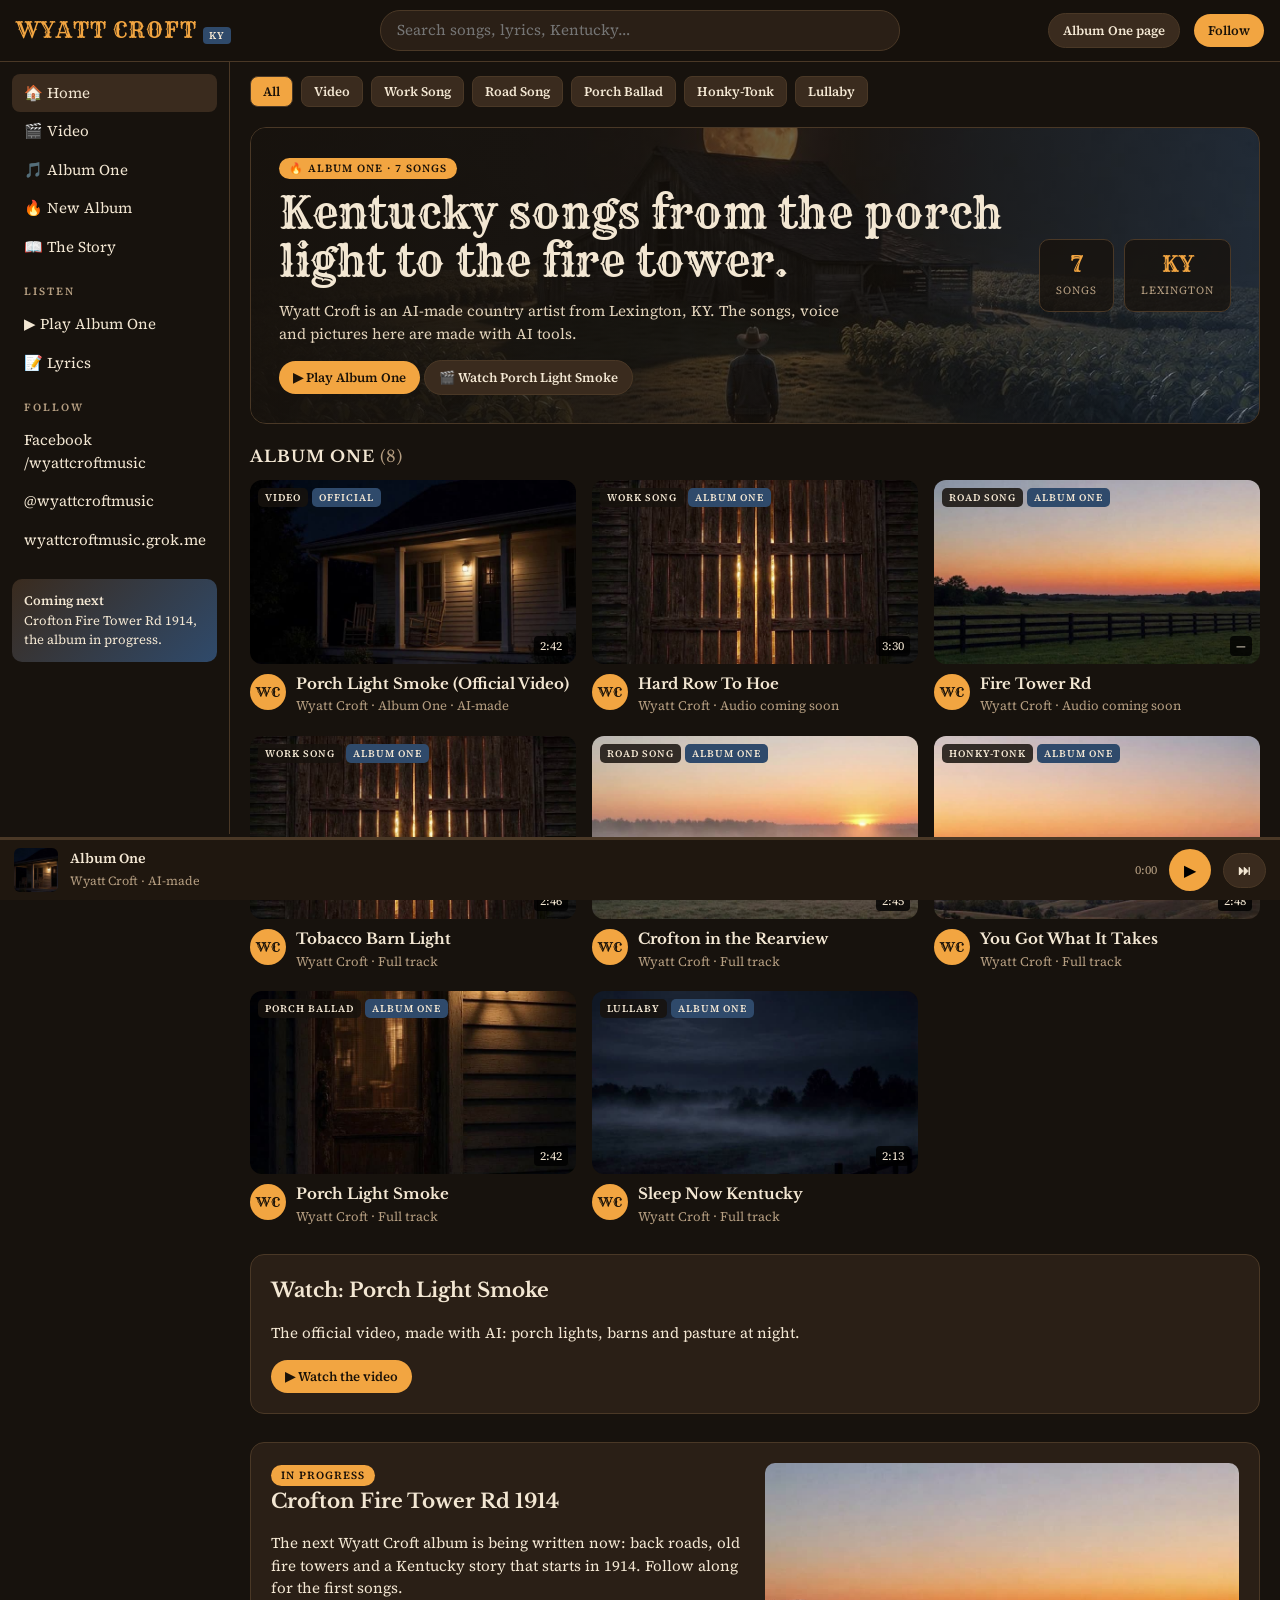
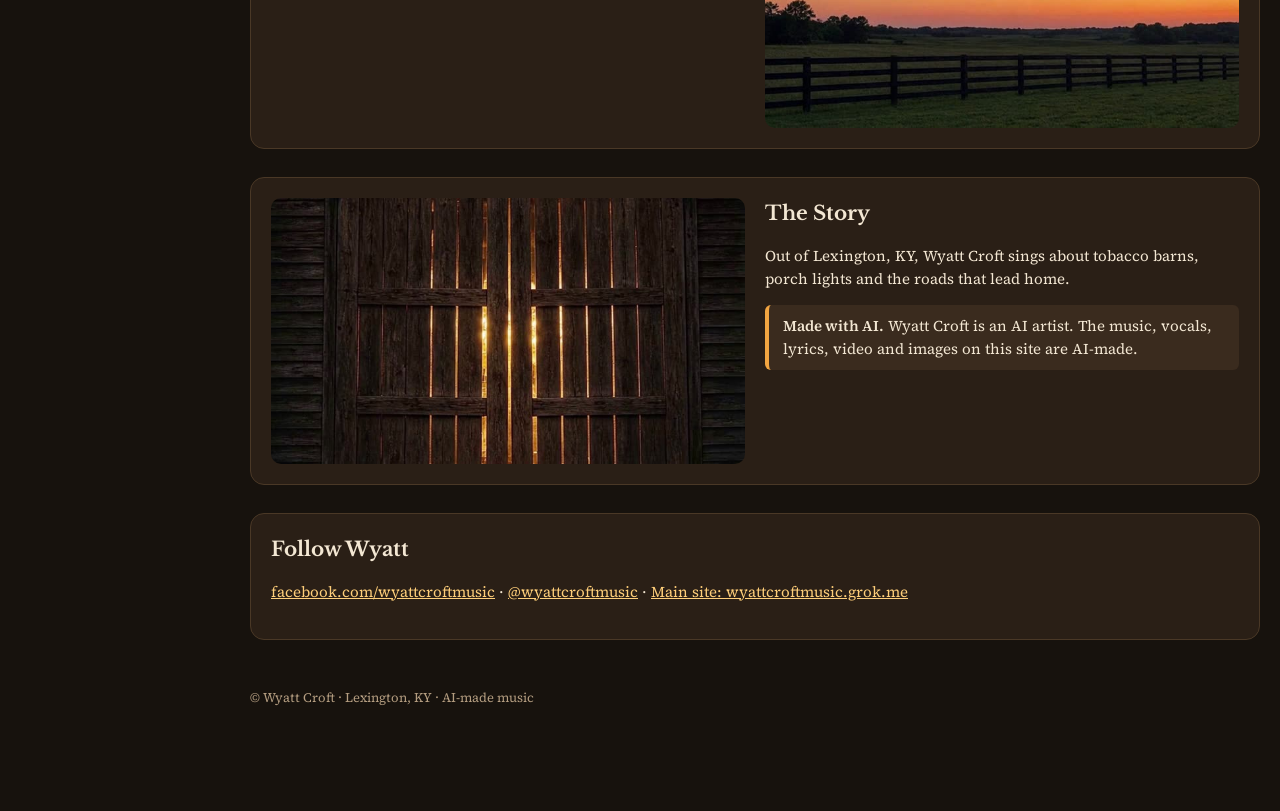
<file: index.html>
<!doctype html><html lang="en"><head><meta charset="utf-8"><meta name="viewport" content="width=device-width,initial-scale=1">
<title>Wyatt Croft · AI-made country music from Lexington, KY</title>
<meta name="description" content="Wyatt Croft is an AI-made country artist from Lexington, KY. Stream Album One and follow the new album, Crofton Fire Tower Rd 1914.">
<meta property="og:title" content="Wyatt Croft · AI-made country music"><meta property="og:image" content="img/f30.jpg">
<link rel="manifest" href="manifest.webmanifest"><meta name="theme-color" content="#17120d"><link rel="icon" href="img/icon-192.png"><link rel="stylesheet" href="fonts/fonts.css">
<style>
:root{--bg:#17120d;--wood:#2a1f16;--wood2:#3a2b1e;--amber:#f2a541;--amber2:#ffcf7a;--dusk:#2f4a6b;--dusk2:#8fb0d4;--ink:#f3e7d3;--mut:#b49d80;--line:#4a3826}
*{box-sizing:border-box}body{margin:0;background:var(--bg);color:var(--ink);font:15px/1.5 "Source Serif 4",Georgia,serif;padding-bottom:70px}
a{color:var(--amber2)}h1,h2,h3{font-family:"Libre Baskerville",Georgia,serif}
.top{position:sticky;top:0;z-index:20;display:flex;align-items:center;gap:14px;padding:10px 16px;background:rgba(23,18,13,.96);border-bottom:1px solid var(--line)}
.logo{font-family:Rye,serif;font-size:22px;color:var(--amber);text-decoration:none;letter-spacing:1px;white-space:nowrap}.logo small{font:600 10px "Source Serif 4";background:var(--dusk);color:var(--ink);padding:2px 6px;border-radius:4px;margin-left:6px;vertical-align:middle;letter-spacing:1px}
.search{flex:1;max-width:520px;margin:0 auto;background:var(--wood);border:1px solid var(--line);border-radius:20px;padding:8px 16px;color:var(--ink);font:inherit}
.btn{background:var(--amber);color:#1b1208;border:0;border-radius:20px;padding:8px 14px;font:700 13px "Source Serif 4";cursor:pointer;text-decoration:none;white-space:nowrap}.btn.ghost{background:var(--wood2);color:var(--ink);border:1px solid var(--line)}
.wrap{display:flex}.side{width:230px;flex:none;padding:12px;position:sticky;top:58px;height:calc(100vh - 128px);overflow:auto;border-right:1px solid var(--line)}
.side a{display:block;padding:8px 12px;border-radius:8px;color:var(--ink);text-decoration:none}.side a:hover,.side a.on{background:var(--wood2)}.side h4{font:600 11px "Source Serif 4";color:var(--mut);letter-spacing:2px;margin:18px 12px 6px}
.side .pro{margin-top:20px;background:linear-gradient(135deg,var(--wood2),var(--dusk));padding:12px;border-radius:10px;font-size:13px}
main{flex:1;min-width:0;padding:14px 20px}
.chips{display:flex;gap:8px;overflow-x:auto;padding-bottom:8px}.chip{flex:none;background:var(--wood2);color:var(--ink);border:1px solid var(--line);border-radius:8px;padding:6px 12px;font:600 13px "Source Serif 4";cursor:pointer}.chip.on{background:var(--amber);color:#1b1208}
.hero{position:relative;margin:12px 0 22px;border-radius:16px;overflow:hidden;border:1px solid var(--line);background:url(img/road.jpg) center/cover}
.hero .in{background:linear-gradient(90deg,rgba(23,18,13,.95),rgba(23,18,13,.6) 60%,rgba(47,74,107,.35));padding:28px;display:flex;gap:20px;align-items:center;flex-wrap:wrap}
.pill{display:inline-block;background:var(--amber);color:#1b1208;font:700 11px "Source Serif 4";letter-spacing:1px;padding:3px 10px;border-radius:12px}
.hero h1{font-family:Rye,serif;font-weight:400;font-size:clamp(26px,4vw,44px);line-height:1.1;margin:10px 0}.hero p{max-width:560px;color:#e2d3bb}.hero .txt{flex:1;min-width:260px}
.stats{display:flex;gap:10px}.stat{background:rgba(23,18,13,.8);border:1px solid var(--line);border-radius:10px;padding:10px 16px;text-align:center}.stat b{display:block;font:22px Rye,serif;color:var(--amber)}.stat span{font-size:11px;color:var(--mut);letter-spacing:1px}
.sec{font:700 16px "Libre Baskerville";letter-spacing:1px;text-transform:uppercase;margin:8px 0 14px}.sec span{color:var(--mut);font-weight:400}
.grid{display:grid;grid-template-columns:repeat(auto-fill,minmax(250px,1fr));gap:20px 16px}
.card{cursor:pointer}.th{position:relative;aspect-ratio:16/9;border-radius:12px;overflow:hidden;background:var(--wood)}.th img{width:100%;height:100%;object-fit:cover;transition:transform .3s}.card:hover .th img{transform:scale(1.04)}
.bd{position:absolute;top:8px;left:8px;display:flex;gap:4px}.bd b{background:rgba(23,18,13,.85);font:700 10px "Source Serif 4";padding:3px 7px;border-radius:5px;letter-spacing:1px}.bd .am{background:var(--dusk)}
.du{position:absolute;right:8px;bottom:8px;background:rgba(0,0,0,.8);font-size:12px;padding:1px 6px;border-radius:4px}
.card.playing .th{outline:3px solid var(--amber)}
.meta{display:flex;gap:10px;margin-top:10px}.av{flex:none;width:36px;height:36px;border-radius:50%;background:var(--amber);color:#1b1208;font:14px Rye,serif;display:grid;place-items:center}
.meta h3{font-size:15px;margin:0 0 3px;line-height:1.3}.meta p{margin:0;color:var(--mut);font-size:13px}
.panel{background:var(--wood);border:1px solid var(--line);border-radius:14px;padding:20px;margin:28px 0}
.panel h2{margin-top:0;font-size:20px}.two{display:grid;grid-template-columns:1fr 1fr;gap:20px}
.panel img{width:100%;border-radius:10px}
.ai{border-left:4px solid var(--amber);background:var(--wood2);padding:10px 14px;border-radius:6px}
footer{color:var(--mut);font-size:13px;padding:20px 0}
.player{position:fixed;left:0;right:0;bottom:0;z-index:30;display:flex;align-items:center;gap:12px;padding:8px 14px;background:#1f170f;border-top:1px solid var(--line)}
.player img{width:44px;height:44px;border-radius:6px;object-fit:cover}.player .nm{flex:1;min-width:0}.player .nm b{display:block;white-space:nowrap;overflow:hidden;text-overflow:ellipsis;font-size:14px}.player .nm small{color:var(--mut)}
.pp{width:42px;height:42px;border-radius:50%;border:0;background:var(--amber);font-size:16px;cursor:pointer}.player .tm{color:var(--mut);font-size:12px}
.prog{position:absolute;top:-3px;left:0;right:0;height:3px;background:var(--line)}.prog i{display:block;height:100%;width:0;background:var(--amber)}
.modal{position:fixed;inset:0;z-index:40;background:rgba(0,0,0,.85);display:none;align-items:center;justify-content:center;padding:16px}.modal.on{display:flex}
.box{background:var(--wood);border:1px solid var(--line);border-radius:14px;max-width:900px;width:100%;max-height:92vh;overflow:auto;padding:18px;position:relative}
.box video{width:100%;max-height:70vh;background:#000;border-radius:10px}.x{position:absolute;right:12px;top:8px;background:none;border:0;color:var(--ink);font-size:26px;cursor:pointer}
.lyr{white-space:normal;color:#e8dac3}
.bnav{display:none}
@media(max-width:900px){.side{display:none}.two{grid-template-columns:1fr}.top .hide{display:none}.search{display:none}main{padding:12px}
.bnav{display:flex;position:fixed;bottom:0;left:0;right:0;z-index:31;background:#1f170f;border-top:1px solid var(--line);justify-content:space-around;padding:6px 0}.bnav a{color:var(--ink);text-decoration:none;font-size:11px;text-align:center}.bnav a b{display:block;font-size:18px}
.player{bottom:52px}body{padding-bottom:130px}.player .tm,.player .vol{display:none}.grid{grid-template-columns:1fr}.hero .in{padding:20px}}

#feed,.ftop{display:none}
@media(max-width:768px){
body{padding:0;overflow:hidden;height:100dvh}.top,.wrap,.player,.bnav{display:none!important}
.ftop{display:flex;position:fixed;top:0;left:0;right:0;z-index:25;align-items:center;gap:10px;padding:10px 14px;background:linear-gradient(rgba(0,0,0,.6),transparent);pointer-events:none}
.ftop .logo{font-size:18px;pointer-events:auto}.ftop .info{margin-left:auto;pointer-events:auto;width:32px;height:32px;border-radius:50%;border:0;background:rgba(23,18,13,.65);color:#fff;font-size:18px}.ftop .tabs{margin-left:auto;display:flex;gap:14px;pointer-events:auto}.ftop .tabs a{color:rgba(243,231,211,.7);text-decoration:none;font:700 14px "Source Serif 4"}.ftop .tabs a.on{color:#fff;border-bottom:2px solid var(--amber)}
#feed{display:block;position:fixed;inset:0;overflow-y:scroll;scroll-snap-type:y mandatory;overscroll-behavior:contain;-webkit-overflow-scrolling:touch;scrollbar-width:none}#feed::-webkit-scrollbar{display:none}
.slide{position:relative;height:100dvh;scroll-snap-align:start;scroll-snap-stop:always;overflow:hidden;background:#000}
.slide .bg{position:absolute;inset:-30px;background-size:cover;background-position:center;filter:blur(28px) brightness(.55)}
.slide .art{position:absolute;inset:0;width:100%;height:100%;object-fit:contain}.slide video.art{object-fit:cover}
.slide .shade{position:absolute;inset:0;background:linear-gradient(transparent 55%,rgba(0,0,0,.8));pointer-events:none}
.cap{position:absolute;left:14px;right:84px;bottom:calc(22px + env(safe-area-inset-bottom));z-index:2}.cap h2{font-size:20px;margin:6px 0 4px;text-shadow:0 1px 4px #000}.cap p{margin:0;font-size:13px;color:#e8dac3;text-shadow:0 1px 3px #000}
.rail{position:absolute;right:10px;bottom:calc(150px + env(safe-area-inset-bottom));z-index:2;display:flex;flex-direction:column;gap:16px;align-items:center}
.rail button{width:50px;height:50px;border-radius:50%;border:0;background:rgba(23,18,13,.65);color:#fff;font-size:20px;cursor:pointer;backdrop-filter:blur(6px)}.rail small{display:block;font-size:10px;color:#fff;margin-top:2px;text-align:center}
.rail .av{width:46px;height:46px;border:2px solid #fff}
.unm{position:absolute;top:60px;left:14px;z-index:3;background:rgba(0,0,0,.6);color:#fff;border:0;border-radius:16px;padding:6px 12px;font:600 12px "Source Serif 4"}
.sbar{position:absolute;left:0;right:0;bottom:0;height:3px;z-index:3;background:rgba(255,255,255,.2)}.sbar i{display:block;height:100%;width:0;background:var(--amber)}
.slide.about{display:flex;align-items:center;background:linear-gradient(160deg,var(--wood2),var(--dusk))}.slide.about .in{padding:80px 22px 40px}.slide.about h2{font-family:Rye,serif;font-weight:400;font-size:28px;margin:10px 0}
.sheet{position:fixed;left:0;right:0;bottom:0;z-index:50;max-height:72dvh;overflow:auto;background:var(--wood);border-radius:18px 18px 0 0;border-top:1px solid var(--line);padding:10px 18px 30px;transform:translateY(105%);transition:transform .3s}.sheet.on{transform:none}
.sheet .grab{width:40px;height:4px;border-radius:2px;background:var(--line);margin:0 auto 10px}.sheet h3{margin:4px 0 10px}
.toast{position:fixed;left:50%;top:70px;transform:translateX(-50%);z-index:60;background:rgba(0,0,0,.8);padding:6px 14px;border-radius:14px;font-size:13px;display:none}
}
</style></head><body>
<header class="top"><a class="logo" href="#">WYATT CROFT<small>KY</small></a><input class="search" id="q" placeholder="Search songs, lyrics, Kentucky…"><a class="btn ghost hide" href="album-one/">Album One page</a><a class="btn" href="#follow">Follow</a></header>
<div class="wrap"><nav class="side">
<a class="on" href="#">🏠 Home</a><a href="#watch">🎬 Video</a><a href="album-one/">🎵 Album One</a><a href="#fire-tower">🔥 New Album</a><a href="#story">📖 The Story</a>
<h4>LISTEN</h4><a href="#" id="playall2">▶ Play Album One</a><a href="#songs">📝 Lyrics</a>
<h4>FOLLOW</h4><a href="https://www.facebook.com/wyattcroftmusic">Facebook /wyattcroftmusic</a><a href="https://x.com/wyattcroftmusic">@wyattcroftmusic</a><a href="https://wyattcroftmusic.grok.me/">wyattcroftmusic.grok.me</a>
<div class="pro"><b>Coming next</b><br>Crofton Fire Tower Rd 1914, the album in progress.</div></nav>
<main>
<div class="chips" id="chips"><button class="chip on">All</button><button class="chip">Video</button><button class="chip">Work Song</button><button class="chip">Road Song</button><button class="chip">Porch Ballad</button><button class="chip">Honky-Tonk</button><button class="chip">Lullaby</button></div>
<section class="hero"><div class="in"><div class="txt"><span class="pill">🔥 ALBUM ONE · 7 SONGS</span><h1>Kentucky songs from the porch light to the fire tower.</h1>
<p>Wyatt Croft is an AI-made country artist from Lexington, KY. The songs, voice and pictures here are made with AI tools.</p>
<button class="btn" id="playall">▶ Play Album One</button> <button class="btn ghost" id="watchbtn">🎬 Watch Porch Light Smoke</button></div>
<div class="stats"><div class="stat"><b>7</b><span>SONGS</span></div><div class="stat"><b>KY</b><span>LEXINGTON</span></div></div></div></section>
<h2 class="sec" id="songs">Album One <span>(8)</span></h2>
<div class="grid" id="grid"><article class="card" data-tag="Video" data-video="1"><div class="th"><img src="img/f30.jpg" alt="Porch with a light on at night"><span class="bd"><b>VIDEO</b><b class="am">OFFICIAL</b></span><span class="du">2:42</span></div><div class="meta"><div class="av">WC</div><div><h3>Porch Light Smoke (Official Video)</h3><p>Wyatt Croft · Album One · AI-made</p></div></div></article><article class="card" data-tag="Work Song" data-slug="hard-row-to-hoe" data-t="Hard Row To Hoe" data-soon="1"><div class="th"><img src="img/f130.jpg" alt=""><span class="bd"><b>WORK SONG</b><b class="am">ALBUM ONE</b></span><span class="du">3:30</span></div><div class="meta"><div class="av">WC</div><div><h3>Hard Row To Hoe</h3><p>Wyatt Croft · Audio coming soon</p></div></div></article><article class="card" data-tag="Road Song" data-slug="fire-tower-rd" data-t="Fire Tower Rd" data-soon="1"><div class="th"><img src="img/f10.jpg" alt=""><span class="bd"><b>ROAD SONG</b><b class="am">ALBUM ONE</b></span><span class="du">—</span></div><div class="meta"><div class="av">WC</div><div><h3>Fire Tower Rd</h3><p>Wyatt Croft · Audio coming soon</p></div></div></article><article class="card" data-tag="Work Song" data-slug="tobacco-barn-light" data-t="Tobacco Barn Light" data-src="audio/tobacco-barn-light.mp3"><div class="th"><img src="img/f130.jpg" alt=""><span class="bd"><b>WORK SONG</b><b class="am">ALBUM ONE</b></span><span class="du">2:46</span></div><div class="meta"><div class="av">WC</div><div><h3>Tobacco Barn Light</h3><p>Wyatt Croft · Full track</p></div></div></article><article class="card" data-tag="Road Song" data-slug="crofton-in-the-rearview" data-t="Crofton in the Rearview" data-src="audio/crofton-in-the-rearview.mp3"><div class="th"><img src="img/f150.jpg" alt=""><span class="bd"><b>ROAD SONG</b><b class="am">ALBUM ONE</b></span><span class="du">2:45</span></div><div class="meta"><div class="av">WC</div><div><h3>Crofton in the Rearview</h3><p>Wyatt Croft · Full track</p></div></div></article><article class="card" data-tag="Honky-Tonk" data-slug="you-got-what-it-takes" data-t="You Got What It Takes" data-src="audio/you-got-what-it-takes.mp3"><div class="th"><img src="img/f110.jpg" alt=""><span class="bd"><b>HONKY-TONK</b><b class="am">ALBUM ONE</b></span><span class="du">2:48</span></div><div class="meta"><div class="av">WC</div><div><h3>You Got What It Takes</h3><p>Wyatt Croft · Full track</p></div></div></article><article class="card" data-tag="Porch Ballad" data-slug="porch-light-smoke" data-t="Porch Light Smoke" data-src="audio/porch-light-smoke.mp3"><div class="th"><img src="img/f70.jpg" alt=""><span class="bd"><b>PORCH BALLAD</b><b class="am">ALBUM ONE</b></span><span class="du">2:42</span></div><div class="meta"><div class="av">WC</div><div><h3>Porch Light Smoke</h3><p>Wyatt Croft · Full track</p></div></div></article><article class="card" data-tag="Lullaby" data-slug="sleep-now-kentucky" data-t="Sleep Now Kentucky" data-src="audio/sleep-now-kentucky.mp3"><div class="th"><img src="img/f90.jpg" alt=""><span class="bd"><b>LULLABY</b><b class="am">ALBUM ONE</b></span><span class="du">2:13</span></div><div class="meta"><div class="av">WC</div><div><h3>Sleep Now Kentucky</h3><p>Wyatt Croft · Full track</p></div></div></article></div>
<section class="panel" id="watch"><h2>Watch: Porch Light Smoke</h2><p class="mut">The official video, made with AI: porch lights, barns and pasture at night.</p><button class="btn" id="watch2">▶ Watch the video</button></section>
<section class="panel two" id="fire-tower"><div><span class="pill">IN PROGRESS</span><h2>Crofton Fire Tower Rd 1914</h2><p>The next Wyatt Croft album is being written now: back roads, old fire towers and a Kentucky story that starts in 1914. Follow along for the first songs.</p></div><img src="img/f10.jpg" alt="Kentucky fence line at sunset"></section>
<section class="panel two" id="story"><img src="img/f130.jpg" alt="Barn door with light through the boards"><div><h2>The Story</h2><p>Out of Lexington, KY, Wyatt Croft sings about tobacco barns, porch lights and the roads that lead home.</p><p class="ai"><b>Made with AI.</b> Wyatt Croft is an AI artist. The music, vocals, lyrics, video and images on this site are AI-made.</p></div></section>
<section class="panel" id="follow"><h2>Follow Wyatt</h2><p><a href="https://www.facebook.com/wyattcroftmusic">facebook.com/wyattcroftmusic</a> · <a href="https://x.com/wyattcroftmusic">@wyattcroftmusic</a> · <a href="https://wyattcroftmusic.grok.me/">Main site: wyattcroftmusic.grok.me</a></p></section>
<footer>© Wyatt Croft · Lexington, KY · AI-made music</footer>
</main></div>
<div class="player"><div class="prog"><i id="pg"></i></div><img src="img/f30.jpg" alt=""><div class="nm"><b id="nt">Album One</b><small>Wyatt Croft · AI-made</small></div><span class="tm" id="tm">0:00</span><button class="pp" id="pp">▶</button><button class="btn ghost" id="nx">⏭</button></div>
<nav class="bnav"><a href="#"><b>🏠</b>Home</a><a href="#songs"><b>🎵</b>Album</a><a href="#watch" class="wv"><b>🎬</b>Video</a><a href="#fire-tower"><b>🔥</b>New</a><a href="#follow"><b>★</b>Follow</a></nav>
<div class="modal" id="m"><div class="box"><button class="x" id="mx">×</button><div id="mc"></div></div></div>
<div class="ftop"><a class="logo" href="#">WYATT CROFT</a><button class="info" id="info" aria-label="About">ⓘ</button></div>
<div id="feed"><section class="slide" data-v="1" data-t="Porch Light Smoke (Video)" data-slug="porch-light-smoke"><div class="bg" style="background-image:url(img/f30.jpg)"></div><video class="art" data-src="video/porch-light-smoke.mp4" poster="img/f30.jpg" muted loop playsinline preload="metadata"></video><div class="shade"></div><button class="unm">🔇 Tap to unmute</button><div class="cap"><span class="pill">OFFICIAL VIDEO</span><h2>Porch Light Smoke</h2><p>Wyatt Croft · Lexington, KY</p></div><div class="rail"><div class="av">WC</div><div><button class="fp">❚❚</button><small>Play</small></div><div><button class="fl">📝</button><small>Lyrics</small></div><div><button class="fs">↗</button><small>Share</small></div></div><div class="sbar"><i></i></div></section><section class="slide" data-slug="porch-light-smoke" data-t="Porch Light Smoke" data-src="audio/porch-light-smoke.mp3"><div class="bg" style="background-image:url(img/man-barn-night-poster.jpg)"></div><video class="art clipv" src="clips/man-barn-night.mp4" poster="img/man-barn-night-poster.jpg" muted loop playsinline preload="none"></video><div class="shade"></div><div class="cap"><span class="pill">PORCH BALLAD</span><h2>Porch Light Smoke</h2><p>Wyatt Croft · 2:42</p></div><div class="rail"><div class="av">WC</div><div><button class="fp">▶</button><small>Play</small></div><div><button class="fl">📝</button><small>Lyrics</small></div><div><button class="fs">↗</button><small>Share</small></div></div><div class="sbar"><i></i></div></section><section class="slide" data-slug="tobacco-barn-light" data-t="Tobacco Barn Light" data-src="audio/tobacco-barn-light.mp3"><div class="bg" style="background-image:url(img/farmer-row-poster.jpg)"></div><video class="art clipv" src="clips/farmer-row.mp4" poster="img/farmer-row-poster.jpg" muted loop playsinline preload="none"></video><div class="shade"></div><div class="cap"><span class="pill">WORK SONG</span><h2>Tobacco Barn Light</h2><p>Wyatt Croft · 2:46</p></div><div class="rail"><div class="av">WC</div><div><button class="fp">▶</button><small>Play</small></div><div><button class="fl">📝</button><small>Lyrics</small></div><div><button class="fs">↗</button><small>Share</small></div></div><div class="sbar"><i></i></div></section><section class="slide" data-slug="crofton-in-the-rearview" data-t="Crofton in the Rearview" data-src="audio/crofton-in-the-rearview.mp3"><div class="bg" style="background-image:url(img/f150.jpg)"></div><img class="art" src="img/f150.jpg" alt="" loading="lazy"><div class="shade"></div><div class="cap"><span class="pill">ROAD SONG</span><h2>Crofton in the Rearview</h2><p>Wyatt Croft · 2:45</p></div><div class="rail"><div class="av">WC</div><div><button class="fp">▶</button><small>Play</small></div><div><button class="fl">📝</button><small>Lyrics</small></div><div><button class="fs">↗</button><small>Share</small></div></div><div class="sbar"><i></i></div></section><section class="slide" data-slug="you-got-what-it-takes" data-t="You Got What It Takes" data-src="audio/you-got-what-it-takes.mp3"><div class="bg" style="background-image:url(img/buggy-lane-poster.jpg)"></div><video class="art clipv" src="clips/buggy-lane.mp4" poster="img/buggy-lane-poster.jpg" muted loop playsinline preload="none"></video><div class="shade"></div><div class="cap"><span class="pill">HONKY-TONK</span><h2>You Got What It Takes</h2><p>Wyatt Croft · 2:48</p></div><div class="rail"><div class="av">WC</div><div><button class="fp">▶</button><small>Play</small></div><div><button class="fl">📝</button><small>Lyrics</small></div><div><button class="fs">↗</button><small>Share</small></div></div><div class="sbar"><i></i></div></section><section class="slide" data-slug="hard-row-to-hoe" data-t="Hard Row To Hoe" data-src="audio/hard-row-to-hoe.mp3"><div class="bg" style="background-image:url(img/f50.jpg)"></div><img class="art" src="img/f50.jpg" alt="" loading="lazy"><div class="shade"></div><div class="cap"><span class="pill">WORK SONG</span><h2>Hard Row To Hoe</h2><p>Wyatt Croft · 3:30</p></div><div class="rail"><div class="av">WC</div><div><button class="fp">▶</button><small>Play</small></div><div><button class="fl">📝</button><small>Lyrics</small></div><div><button class="fs">↗</button><small>Share</small></div></div><div class="sbar"><i></i></div></section><section class="slide" data-slug="rolled-out-of-crofton" data-t="Rolled Out of Crofton" data-src="audio/rolled-out-of-crofton.mp3"><div class="bg" style="background-image:url(img/f10.jpg)"></div><img class="art" src="img/f10.jpg" alt="" loading="lazy"><div class="shade"></div><div class="cap"><span class="pill">ROAD SONG</span><h2>Rolled Out of Crofton</h2><p>Wyatt Croft · 3:29</p></div><div class="rail"><div class="av">WC</div><div><button class="fp">▶</button><small>Play</small></div><div><button class="fs">↗</button><small>Share</small></div></div><div class="sbar"><i></i></div></section><section class="slide" data-slug="sleep-now-kentucky" data-t="Sleep Now Kentucky" data-src="audio/sleep-now-kentucky.mp3"><div class="bg" style="background-image:url(img/f90.jpg)"></div><img class="art" src="img/f90.jpg" alt="" loading="lazy"><div class="shade"></div><div class="cap"><span class="pill">LULLABY</span><h2>Sleep Now Kentucky</h2><p>Wyatt Croft · 2:13</p></div><div class="rail"><div class="av">WC</div><div><button class="fp">▶</button><small>Play</small></div><div><button class="fl">📝</button><small>Lyrics</small></div><div><button class="fs">↗</button><small>Share</small></div></div><div class="sbar"><i></i></div></section></div><div class="sheet" id="sheet"><div class="grab"></div><div id="shc"></div></div><div class="toast" id="toast"></div>
<audio id="fau" preload="none"></audio>
<template id="ly-hard-row-to-hoe"><em>Lyrics coming soon.</em></template><template id="ly-fire-tower-rd"><em>Lyrics coming soon.</em></template><template id="ly-tobacco-barn-light">[Verse 1]<br>Granddaddy&#x27;s barn&#x27;s got a crooked door<br>Smells like cured leaf and a dirt floor<br>I hung my dreams on them old tier poles<br>Right next to the bills and the sweat it stole<br><br>[Pre-Chorus]<br>Sun goes down on Muhlenberg<br>Every man here&#x27;s worth his word<br><br>[Chorus]<br>Leave that tobacco barn light on<br>I&#x27;m workin&#x27; late but I ain&#x27;t gone<br>Hands like leather, heart like stone<br>Leave that tobacco barn light on<br><br>[Verse 2]<br>Daddy said, son, the land don&#x27;t lie<br>It&#x27;ll break your back, but it won&#x27;t say goodbye<br>Market&#x27;s down and the rain&#x27;s too late<br>Still I&#x27;m out here pullin&#x27; weight<br><br>[Pre-Chorus]<br>Sun goes down on Muhlenberg<br>Every man here&#x27;s worth his word<br><br>[Chorus]<br>Leave that tobacco barn light on<br>I&#x27;m workin&#x27; late but I ain&#x27;t gone<br>Hands like leather, heart like stone<br>Leave that tobacco barn light on<br><br>[Bridge]<br>City called, offered me a check<br>I&#x27;d rather wear this dirt around my neck<br><br>[Final Chorus]<br>Leave that tobacco barn light on<br>When I&#x27;m buried, keep it on<br>This old ground is where I&#x27;m from<br>Leave that tobacco barn light on</template><template id="ly-crofton-in-the-rearview">[Verse 1]<br>Rolled out of Crofton with the radio low<br>Rain on the windshield, nowhere to go<br>Firefly fields where we used to run<br>Gone gray now under a tired sun<br><br>[Chorus]<br>Crofton in the rearview, Kentucky in my veins<br>Every mile I&#x27;m leavin&#x27; just takes me back again<br>I can run these highways till the tires wear thin<br>But that little town keeps callin&#x27; me in<br><br>[Verse 2]<br>Passed the coal tipple, rust on the line<br>Mama&#x27;s porch light, still on every time<br>Fallin&#x27; barns and a Baptist bell<br>Every road out&#x27;s a road to hell<br><br>[Chorus]<br><br>[Bridge]<br>Maybe I&#x27;m runnin&#x27;, maybe I&#x27;m free<br>Maybe that town never let go of me<br><br>[Outro]<br>Crofton in the rearview... Crofton in the rearview...</template><template id="ly-you-got-what-it-takes">[Verse 1]<br>Got knocked down on a Lexington street<br>Rent past due and a hole in my feet<br>Daddy said, boy, the world don&#x27;t wait<br>But a fall ain&#x27;t a failure if you get back straight<br><br>[Pre-Chorus]<br>So dust it off, son, dust it off<br><br>[Chorus]<br>You got what it takes, yeah you got what it takes<br>You might lose, but you learn from the breaks<br>Crash and burn, rise up from the flames<br>Hold your head high, you got what it takes<br><br>[Verse 2]<br>Worked the horse farms off Paris Pike<br>Shovelin&#x27; stalls for a rich man&#x27;s dream<br>Every blister was a lesson learned<br>Every dollar was a bridge I burned<br><br>[Pre-Chorus]<br>So dust it off, son, dust it off<br><br>[Chorus]<br><br>[Bridge]<br>Ain&#x27;t nobody handin&#x27; out wings<br>You gotta grow &#x27;em when the hard wind sings<br><br>[Final Chorus]<br>You got what it takes, Lord you got what it takes<br>You might lose, but you learn from the breaks<br>Crash and burn, rise up from the flames<br>Hold your head high, you got what it takes</template><template id="ly-porch-light-smoke">[Verse 1]<br>Crickets singin&#x27; on a Bluegrass night<br>You in my flannel in the yellow porch light<br>Smoke on the breeze and a glass of rye<br>Nothin&#x27; to prove, no need to try<br><br>[Chorus]<br>Just sit with me, girl, let the world go slow<br>Porch light smoke and the radio<br>Ash on my sleeve and your hand in mine<br>Ain&#x27;t no better place to waste some time<br><br>[Verse 2]<br>Bourbon barrels down the county road<br>Town&#x27;s asleep and the moon&#x27;s half-gold<br>You laugh at my jokes when they ain&#x27;t that good<br>I&#x27;d stay right here forever if I could<br><br>[Chorus]<br><br>[Bridge]<br>Tomorrow&#x27;s work and tomorrow&#x27;s pain<br>Can wait on the porch till the mornin&#x27; rain<br><br>[Outro]<br>Porch light smoke... and the radio</template><template id="ly-sleep-now-kentucky">[Verse 1]<br>Lay your head down, the field work&#x27;s done<br>Pine trees hummin&#x27; at the setting sun<br>Mama&#x27;s prayin&#x27; by the kitchen door<br>Lord, don&#x27;t let him hurt no more<br><br>[Chorus]<br>Sleep now, Kentucky, sleep now child<br>Rest them hands, it&#x27;s been a while<br>The Lord&#x27;s got the night, He&#x27;s got the morning too<br>Sleep now, Kentucky, He&#x27;s watchin&#x27; over you<br><br>[Verse 2]<br>Old church bell from the hollow sings<br>Grandpa&#x27;s fiddle with the broken strings<br>Every hymn that I ever knew<br>Rocks me back to the ground I grew<br><br>[Chorus]<br><br>[Bridge – choir]<br>Hallelujah, lay it down<br>Hallelujah, holy ground<br><br>[Final Chorus – soft]<br>Sleep now, Kentucky, sleep now child</template>
<audio id="au" preload="none"></audio>
<script>
const $=s=>document.querySelector(s),au=$('#au'),cards=[...document.querySelectorAll('.card[data-src]')];let cur=-1;
function play(i){cur=i;const c=cards[i];document.querySelectorAll('.card').forEach(x=>x.classList.remove('playing'));c.classList.add('playing');au.src=c.dataset.src;au.play();$('#nt').textContent=c.dataset.t}
function open(h){$('#mc').innerHTML=h;$('#m').classList.add('on')}
function close(){$('#m').classList.remove('on');$('#mc').innerHTML=''}
function vid(){au.pause();open('<h2>Porch Light Smoke (Official Video)</h2><video src="video/porch-light-smoke.mp4" controls autoplay playsinline poster="img/f30.jpg"></video><p class="mut">AI-made video · Wyatt Croft · Album One</p>')}
document.querySelectorAll('.card').forEach(c=>c.onclick=()=>{if(c.dataset.video)return vid();const t=document.getElementById('ly-'+c.dataset.slug);const i=cards.indexOf(c);
open(`<h2>${c.dataset.t}</h2>${i>=0?'<button class="btn" id="mp">▶ Play</button>':'<p><em>Audio coming soon.</em></p>'}<div class="lyr">${t?t.innerHTML:''}</div>`);const b=$('#mp');if(b)b.onclick=()=>{play(i);close()}});
$('#mx').onclick=close;$('#m').onclick=e=>{if(e.target.id=='m')close()};
['#watchbtn','#watch2'].forEach(s=>$(s).onclick=vid);document.querySelector('.wv').onclick=e=>{e.preventDefault();vid()};
$('#playall').onclick=()=>play(0);$('#playall2').onclick=e=>{e.preventDefault();play(0)};
$('#pp').onclick=()=>{if(cur<0)return play(0);au.paused?au.play():au.pause()};$('#nx').onclick=()=>play((cur+1)%cards.length);
au.onplay=()=>$('#pp').textContent='❚❚';au.onpause=()=>$('#pp').textContent='▶';au.onended=()=>play((cur+1)%cards.length);
au.ontimeupdate=()=>{$('#pg').style.width=(au.currentTime/au.duration*100||0)+'%';const s=au.currentTime|0;$('#tm').textContent=(s/60|0)+':'+String(s%60).padStart(2,'0')};
document.querySelectorAll('.chip').forEach(ch=>ch.onclick=()=>{document.querySelectorAll('.chip').forEach(x=>x.classList.remove('on'));ch.classList.add('on');const t=ch.textContent;document.querySelectorAll('.card').forEach(c=>c.style.display=(t=='All'||c.dataset.tag==t)?'':'none')});
$('#q').oninput=e=>{const q=e.target.value.toLowerCase();document.querySelectorAll('.card').forEach(c=>{const l=document.getElementById('ly-'+c.dataset.slug);c.style.display=(c.textContent+(l?l.innerHTML:'')).toLowerCase().includes(q)?'':'none'})};

(function(){if(!window.matchMedia('(max-width:768px)').matches)return;
const feed=$('#feed'),fau=$('#fau'),sl=[...feed.querySelectorAll('.slide')],sheet=$('#sheet');let act=null,muted=true;
sl.forEach(s=>{if(s.dataset.v){const v=s.querySelector('video');v.src=v.dataset.src}});
function stopAll(){fau.pause();sl.forEach(s=>{const v=s.querySelector('video');if(v)v.pause();const b=s.querySelector('.fp');if(b)b.textContent='▶'})}
function start(s){act=s;const cv=s.querySelector('.clipv');if(cv)cv.play().catch(()=>{});const v=s.querySelector('video:not(.clipv)');if(v){v.muted=muted;v.play().catch(()=>{v.muted=true;v.play().catch(()=>{})})}
else if(s.dataset.src){if(fau.dataset.cur!=s.dataset.src){fau.src=s.dataset.src;fau.dataset.cur=s.dataset.src}fau.play().then(()=>s.querySelector('.fp').textContent='❚❚').catch(()=>{})}
}
const io=new IntersectionObserver(es=>es.forEach(e=>{if(e.isIntersecting&&e.intersectionRatio>.6&&act!==e.target){stopAll();start(e.target)}}),{root:feed,threshold:[.6]});
sl.forEach(s=>io.observe(s));
fau.ontimeupdate=()=>{if(act){const i=act.querySelector('.sbar i');if(i)i.style.width=(fau.currentTime/fau.duration*100||0)+'%'}};
fau.onended=()=>{const i=sl.indexOf(act);if(sl[i+1])sl[i+1].scrollIntoView({behavior:'smooth'})};
feed.querySelectorAll('video:not(.clipv)').forEach(v=>{const fb=v.parentNode.querySelector('.fp');v.onplay=()=>fb.textContent='❚❚';v.onpause=()=>fb.textContent='▶'});feed.querySelectorAll('video:not(.clipv)').forEach(v=>v.ontimeupdate=()=>{v.parentNode.querySelector('.sbar i').style.width=(v.currentTime/v.duration*100||0)+'%'});
feed.onclick=e=>{const s=e.target.closest('.slide');if(!s)return;const b=e.target.closest('button');
if(s.dataset.v&&(!b||b.classList.contains('unm')||b.classList.contains('fp'))){const v=s.querySelector('video:not(.clipv)');if(b&&b.classList.contains('fp')){v.paused?v.play():v.pause();b.textContent=v.paused?'▶':'❚❚';return}muted=!muted;v.muted=muted;s.querySelector('.unm').textContent=muted?'🔇 Tap to unmute':'🔊 Sound on';v.play();return}
if(!b){if(s.dataset.src){fau.paused?start(s):(fau.pause(),s.querySelector('.fp').textContent='▶')}return}
if(b.classList.contains('fp')){if(fau.paused||fau.dataset.cur!=s.dataset.src){start(s)}else{fau.pause();b.textContent='▶'}}
else if(b.classList.contains('fl')){const t=document.getElementById('ly-'+s.dataset.slug);$('#shc').innerHTML='<h3>'+s.dataset.t+'</h3>'+''+'<div class="lyr">'+(t?t.innerHTML:'')+'</div>';sheet.classList.add('on')}
else if(b.classList.contains('fs')){$('#shc').innerHTML='<h3>Share '+(s.dataset.t||'')+'</h3><p><button class="btn" id="cp">Copy link</button></p>'+AB;sheet.classList.add('on');$('#cp').onclick=()=>{navigator.clipboard&&navigator.clipboard.writeText(location.href.split('#')[0]);$('#cp').textContent='Copied'};}};
document.addEventListener('click',e=>{if(sheet.classList.contains('on')&&!e.target.closest('#sheet')&&!e.target.closest('.fl')&&!e.target.closest('.fs')&&!e.target.closest('#info'))sheet.classList.remove('on')},true);
const AB='<p class="ai"><b>Made with AI.</b> Wyatt Croft is an AI artist from Lexington, KY. The music, vocals, lyrics, video and images here are AI-made.</p><p><a href="https://www.facebook.com/wyattcroftmusic">Facebook</a> · <a href="https://x.com/wyattcroftmusic">X @wyattcroftmusic</a> · <a href="album-one/">Album One page</a></p>';
$('#info').onclick=()=>{$('#shc').innerHTML='<h3>Wyatt Croft</h3>'+AB;sheet.classList.add('on')};
})();
</script><script src="offline.js"></script></body></html>
</file>
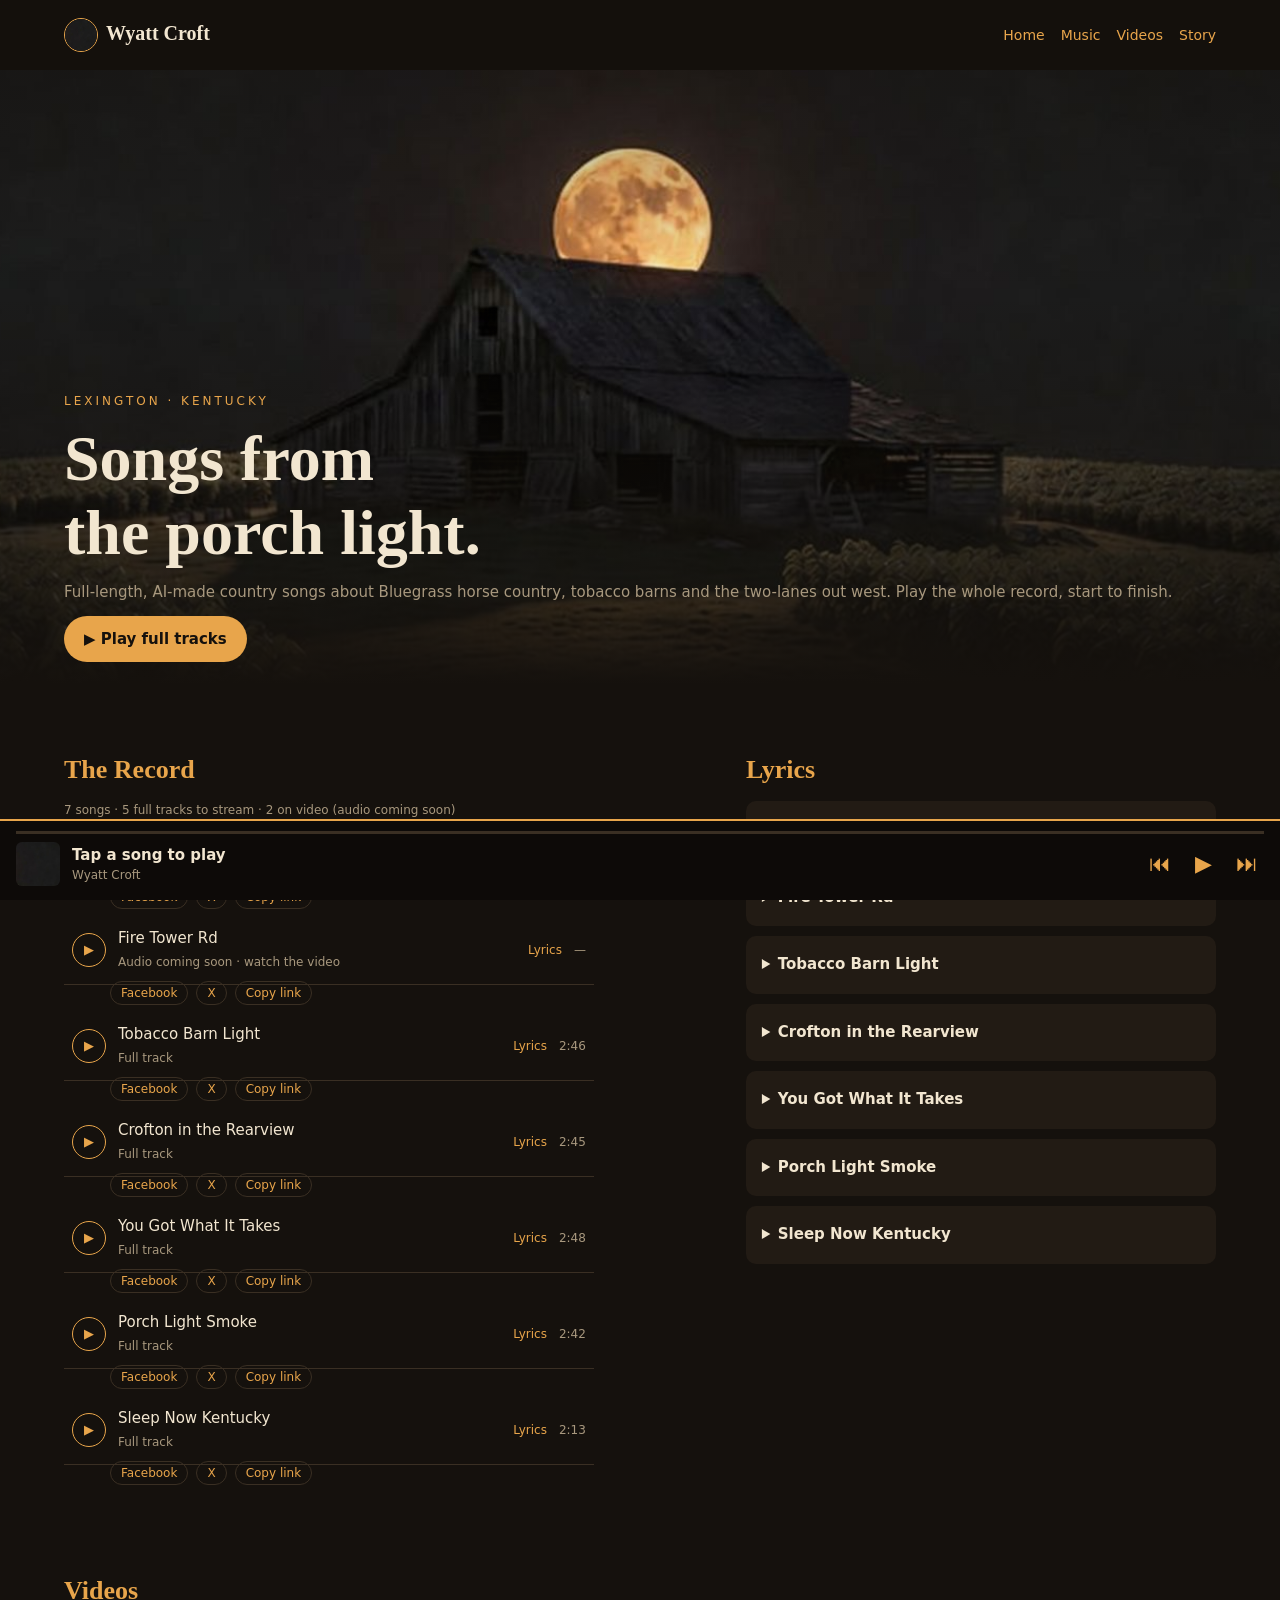
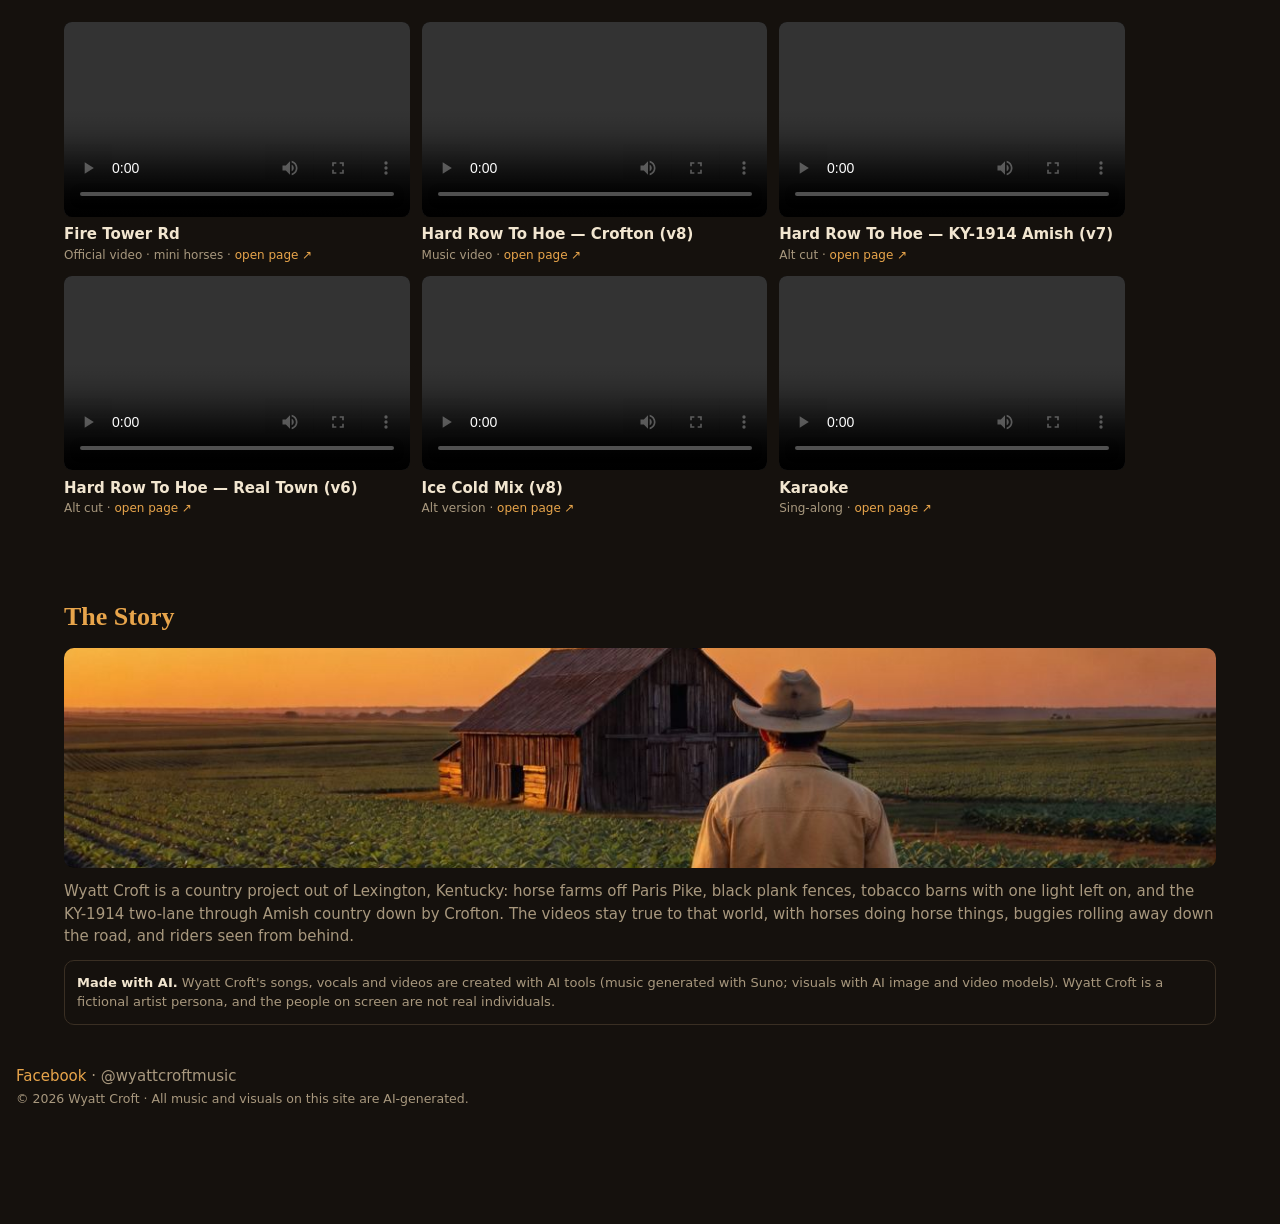
<file: album-one/index.html>
<!doctype html><html lang="en"><head><meta charset="utf-8"><meta name="viewport" content="width=device-width,initial-scale=1">
<title>Album One — Wyatt Croft</title><meta name="description" content="Wyatt Croft (@wyattcroftmusic): AI-made country songs from Lexington, Kentucky. Full tracks, videos and lyrics.">
<style>
:root{--bg:#15110D;--card:#221B14;--amber:#E8A54B;--red:#8E2F25;--cream:#F2E6D0;--muted:#A8987E;--line:#3A2F23}
*{box-sizing:border-box;margin:0}body{background:var(--bg);color:var(--cream);font:15px/1.5 Inter,system-ui,sans-serif;padding-bottom:90px}
.serif{font-family:Georgia,"Playfair Display",serif;font-weight:700}
a{color:var(--amber);text-decoration:none}
nav{display:flex;justify-content:space-between;align-items:center;padding:14px 16px;position:sticky;top:0;background:#15110Dee;z-index:2}
nav .links{color:var(--muted);font-size:14px;display:flex;gap:16px}
.hero{min-height:520px;display:flex;flex-direction:column;justify-content:flex-end;gap:12px;padding:0 16px 28px;
 background:linear-gradient(180deg,#0000 30%,#15110D 95%),radial-gradient(circle at 72% 38%,#E8A54B66 0,#E8A54B11 12%,#0000 30%),linear-gradient(180deg,#1d2430,#3a2a1c 60%,#2a2018)}
.ph{font-size:11px;color:var(--muted)}.kick{letter-spacing:3px;font-size:12px;color:var(--amber)}
h1{font-size:40px;line-height:1.15}.btn{align-self:flex-start;background:var(--amber);color:var(--bg);font-weight:700;padding:12px 20px;border-radius:999px}
section{padding:32px 16px 16px}h2{color:var(--amber);font-size:26px;margin-bottom:12px}
.row{display:flex;align-items:center;gap:12px;padding:12px 8px;border-bottom:1px solid var(--line)}.row .m{flex:1}.row small,.mut{color:var(--muted);font-size:12px}
.row.on{background:var(--card);border-radius:8px}.row.on .t{color:var(--amber)}
.lyr{background:var(--card);border-radius:10px;padding:16px;color:var(--muted);line-height:1.7}
.rail{display:flex;gap:12px;overflow-x:auto;scroll-snap-type:x mandatory}.vc{flex:0 0 260px;scroll-snap-align:start}
.th{height:146px;border-radius:8px;background:linear-gradient(160deg,#4a3a26,#241b12);display:grid;place-items:center;color:var(--amber);font-size:28px}
.story .img{height:200px;border-radius:10px;background:linear-gradient(180deg,#2c3524,#3b2e20);display:grid;place-items:end start;padding:10px;font-size:11px;color:var(--muted)}
footer{padding:24px 16px;color:var(--muted)}
.bar{position:fixed;bottom:0;left:0;right:0;background:#0D0A08;border-top:2px solid var(--amber);padding:10px 16px 14px}
.prog{height:3px;background:var(--line);margin-bottom:8px}.prog i{display:block;width:32%;height:100%;background:var(--amber)}
.bi{display:flex;align-items:center;gap:12px}.art{width:44px;height:44px;border-radius:6px;background:var(--red)}.ctl{color:var(--amber);font-size:20px;letter-spacing:10px}
@media(min-width:1000px){.wrap{display:grid;grid-template-columns:1.1fr 1fr;max-width:1280px;margin:auto;gap:24px}
 .hero{min-height:640px;padding:0 64px 48px}h1{font-size:64px}nav{padding:18px 64px}.full{grid-column:1/-1}.rail{overflow:visible;flex-wrap:wrap}.vc{flex-basis:30%}section{padding:40px 64px 16px}}

.hero{background:linear-gradient(180deg,#15110D55 0,#0000 35%,#15110D 96%),url(../img/hero.jpg) center 30%/cover}
.av{width:34px;height:34px;border-radius:50%;object-fit:cover;vertical-align:middle;margin-right:8px;border:1px solid var(--amber)}
.play{width:34px;height:34px;border-radius:50%;border:1px solid var(--amber);background:none;color:var(--amber);font-size:13px;display:grid;place-items:center;cursor:pointer;flex:0 0 34px}
.lk{font-size:12px}details.lyr{margin-bottom:10px}details.lyr summary{cursor:pointer;color:var(--cream);font-weight:700}details.lyr div{margin-top:8px}
.vc video{width:100%;aspect-ratio:16/9;border-radius:8px;background:#000}
.story .img{background:url(../img/story.jpg) center/cover;height:220px}
.ai{border:1px solid var(--line);border-radius:10px;padding:12px;margin-top:12px;color:var(--muted);font-size:13px}
.bar button{background:none;border:0;color:var(--amber);font-size:22px;cursor:pointer;padding:0 6px}.art{object-fit:cover}.prog{cursor:pointer}</style><!--SHARE--><meta property="og:type" content="website"><meta property="og:site_name" content="Wyatt Croft"><meta property="og:url" content="https://sleek-tower-ttp9.here.now/album-one/"><meta property="og:title" content="Wyatt Croft — Songs from the porch light"><meta property="og:description" content="AI-made country songs from Lexington, Kentucky by Wyatt Croft (@wyattcroftmusic). Full tracks, videos and lyrics."><meta property="og:image" content="https://sleek-tower-ttp9.here.now/img/hero.jpg"><meta name="twitter:card" content="summary_large_image"><meta name="twitter:site" content="@wyattcroftmusic"><meta name="twitter:title" content="Wyatt Croft — Songs from the porch light"><meta name="twitter:description" content="AI-made country songs from Lexington, Kentucky by Wyatt Croft (@wyattcroftmusic). Full tracks, videos and lyrics."><meta name="twitter:image" content="https://sleek-tower-ttp9.here.now/img/hero.jpg"><link rel="manifest" href="../manifest.webmanifest"><meta name="theme-color" content="#15110D"><link rel="icon" href="../img/icon-192.png"><!--/SHARE--></head><body>
<nav><a href="../" class="serif" style="font-size:20px;color:var(--cream)"><img class="av" src="../img/avatar.jpg" alt="">Wyatt Croft</a><span class="links"><a href="../">Home</a><a href="#music">Music</a><a href="#videos">Videos</a><a href="#story">Story</a></span></nav>
<header class="hero"><span class="kick">LEXINGTON · KENTUCKY</span><h1 class="serif">Songs from<br>the porch light.</h1>
<p class="mut" style="font-size:15px">Full-length, AI-made country songs about Bluegrass horse country, tobacco barns and the two-lanes out west. Play the whole record, start to finish.</p><button class="btn" id="playall" style="border:0;cursor:pointer;font:inherit;font-weight:700">▶ Play full tracks</button></header>
<div class="wrap">
<section id="music"><h2 class="serif">The Record</h2><p class="mut">7 songs · 5 full tracks to stream · 2 on video (audio coming soon)</p><div class="row"><a class="play" href="#videos" aria-label="Watch Hard Row To Hoe">▶</a><div class="m"><div class="t">Hard Row To Hoe</div><small>Audio coming soon · watch the video</small></div><a class="lk" href="#ly-hard-row-to-hoe">Lyrics</a><span class="mut">3:30</span></div><div class="row"><a class="play" href="#videos" aria-label="Watch Fire Tower Rd">▶</a><div class="m"><div class="t">Fire Tower Rd</div><small>Audio coming soon · watch the video</small></div><a class="lk" href="#ly-fire-tower-rd">Lyrics</a><span class="mut">—</span></div><div class="row"><button class="play" data-src="../audio/tobacco-barn-light.mp3" data-t="Tobacco Barn Light" aria-label="Play Tobacco Barn Light">▶</button><div class="m"><div class="t">Tobacco Barn Light</div><small>Full track</small></div><a class="lk" href="#ly-tobacco-barn-light">Lyrics</a><span class="mut">2:46</span></div><div class="row"><button class="play" data-src="../audio/crofton-in-the-rearview.mp3" data-t="Crofton in the Rearview" aria-label="Play Crofton in the Rearview">▶</button><div class="m"><div class="t">Crofton in the Rearview</div><small>Full track</small></div><a class="lk" href="#ly-crofton-in-the-rearview">Lyrics</a><span class="mut">2:45</span></div><div class="row"><button class="play" data-src="../audio/you-got-what-it-takes.mp3" data-t="You Got What It Takes" aria-label="Play You Got What It Takes">▶</button><div class="m"><div class="t">You Got What It Takes</div><small>Full track</small></div><a class="lk" href="#ly-you-got-what-it-takes">Lyrics</a><span class="mut">2:48</span></div><div class="row"><button class="play" data-src="../audio/porch-light-smoke.mp3" data-t="Porch Light Smoke" aria-label="Play Porch Light Smoke">▶</button><div class="m"><div class="t">Porch Light Smoke</div><small>Full track</small></div><a class="lk" href="#ly-porch-light-smoke">Lyrics</a><span class="mut">2:42</span></div><div class="row"><button class="play" data-src="../audio/sleep-now-kentucky.mp3" data-t="Sleep Now Kentucky" aria-label="Play Sleep Now Kentucky">▶</button><div class="m"><div class="t">Sleep Now Kentucky</div><small>Full track</small></div><a class="lk" href="#ly-sleep-now-kentucky">Lyrics</a><span class="mut">2:13</span></div></section>
<section id="lyrics"><h2 class="serif">Lyrics</h2><details class="lyr" id="ly-hard-row-to-hoe"><summary>Hard Row To Hoe</summary><div><em>Lyrics coming soon.</em></div></details><details class="lyr" id="ly-fire-tower-rd"><summary>Fire Tower Rd</summary><div><em>Lyrics coming soon.</em></div></details><details class="lyr" id="ly-tobacco-barn-light"><summary>Tobacco Barn Light</summary><div>[Verse 1]<br>Granddaddy&#x27;s barn&#x27;s got a crooked door<br>Smells like cured leaf and a dirt floor<br>I hung my dreams on them old tier poles<br>Right next to the bills and the sweat it stole<br><br>[Pre-Chorus]<br>Sun goes down on Muhlenberg<br>Every man here&#x27;s worth his word<br><br>[Chorus]<br>Leave that tobacco barn light on<br>I&#x27;m workin&#x27; late but I ain&#x27;t gone<br>Hands like leather, heart like stone<br>Leave that tobacco barn light on<br><br>[Verse 2]<br>Daddy said, son, the land don&#x27;t lie<br>It&#x27;ll break your back, but it won&#x27;t say goodbye<br>Market&#x27;s down and the rain&#x27;s too late<br>Still I&#x27;m out here pullin&#x27; weight<br><br>[Pre-Chorus]<br>Sun goes down on Muhlenberg<br>Every man here&#x27;s worth his word<br><br>[Chorus]<br>Leave that tobacco barn light on<br>I&#x27;m workin&#x27; late but I ain&#x27;t gone<br>Hands like leather, heart like stone<br>Leave that tobacco barn light on<br><br>[Bridge]<br>City called, offered me a check<br>I&#x27;d rather wear this dirt around my neck<br><br>[Final Chorus]<br>Leave that tobacco barn light on<br>When I&#x27;m buried, keep it on<br>This old ground is where I&#x27;m from<br>Leave that tobacco barn light on</div></details><details class="lyr" id="ly-crofton-in-the-rearview"><summary>Crofton in the Rearview</summary><div>[Verse 1]<br>Rolled out of Crofton with the radio low<br>Rain on the windshield, nowhere to go<br>Firefly fields where we used to run<br>Gone gray now under a tired sun<br><br>[Chorus]<br>Crofton in the rearview, Kentucky in my veins<br>Every mile I&#x27;m leavin&#x27; just takes me back again<br>I can run these highways till the tires wear thin<br>But that little town keeps callin&#x27; me in<br><br>[Verse 2]<br>Passed the coal tipple, rust on the line<br>Mama&#x27;s porch light, still on every time<br>Fallin&#x27; barns and a Baptist bell<br>Every road out&#x27;s a road to hell<br><br>[Chorus]<br><br>[Bridge]<br>Maybe I&#x27;m runnin&#x27;, maybe I&#x27;m free<br>Maybe that town never let go of me<br><br>[Outro]<br>Crofton in the rearview... Crofton in the rearview...</div></details><details class="lyr" id="ly-you-got-what-it-takes"><summary>You Got What It Takes</summary><div>[Verse 1]<br>Got knocked down on a Lexington street<br>Rent past due and a hole in my feet<br>Daddy said, boy, the world don&#x27;t wait<br>But a fall ain&#x27;t a failure if you get back straight<br><br>[Pre-Chorus]<br>So dust it off, son, dust it off<br><br>[Chorus]<br>You got what it takes, yeah you got what it takes<br>You might lose, but you learn from the breaks<br>Crash and burn, rise up from the flames<br>Hold your head high, you got what it takes<br><br>[Verse 2]<br>Worked the horse farms off Paris Pike<br>Shovelin&#x27; stalls for a rich man&#x27;s dream<br>Every blister was a lesson learned<br>Every dollar was a bridge I burned<br><br>[Pre-Chorus]<br>So dust it off, son, dust it off<br><br>[Chorus]<br><br>[Bridge]<br>Ain&#x27;t nobody handin&#x27; out wings<br>You gotta grow &#x27;em when the hard wind sings<br><br>[Final Chorus]<br>You got what it takes, Lord you got what it takes<br>You might lose, but you learn from the breaks<br>Crash and burn, rise up from the flames<br>Hold your head high, you got what it takes</div></details><details class="lyr" id="ly-porch-light-smoke"><summary>Porch Light Smoke</summary><div>[Verse 1]<br>Crickets singin&#x27; on a Bluegrass night<br>You in my flannel in the yellow porch light<br>Smoke on the breeze and a glass of rye<br>Nothin&#x27; to prove, no need to try<br><br>[Chorus]<br>Just sit with me, girl, let the world go slow<br>Porch light smoke and the radio<br>Ash on my sleeve and your hand in mine<br>Ain&#x27;t no better place to waste some time<br><br>[Verse 2]<br>Bourbon barrels down the county road<br>Town&#x27;s asleep and the moon&#x27;s half-gold<br>You laugh at my jokes when they ain&#x27;t that good<br>I&#x27;d stay right here forever if I could<br><br>[Chorus]<br><br>[Bridge]<br>Tomorrow&#x27;s work and tomorrow&#x27;s pain<br>Can wait on the porch till the mornin&#x27; rain<br><br>[Outro]<br>Porch light smoke... and the radio</div></details><details class="lyr" id="ly-sleep-now-kentucky"><summary>Sleep Now Kentucky</summary><div>[Verse 1]<br>Lay your head down, the field work&#x27;s done<br>Pine trees hummin&#x27; at the setting sun<br>Mama&#x27;s prayin&#x27; by the kitchen door<br>Lord, don&#x27;t let him hurt no more<br><br>[Chorus]<br>Sleep now, Kentucky, sleep now child<br>Rest them hands, it&#x27;s been a while<br>The Lord&#x27;s got the night, He&#x27;s got the morning too<br>Sleep now, Kentucky, He&#x27;s watchin&#x27; over you<br><br>[Verse 2]<br>Old church bell from the hollow sings<br>Grandpa&#x27;s fiddle with the broken strings<br>Every hymn that I ever knew<br>Rocks me back to the ground I grew<br><br>[Chorus]<br><br>[Bridge – choir]<br>Hallelujah, lay it down<br>Hallelujah, holy ground<br><br>[Final Chorus – soft]<br>Sleep now, Kentucky, sleep now child</div></details></section>
<section class="full" id="videos"><h2 class="serif">Videos</h2><div class="rail"><div class="vc"><video controls preload="metadata" playsinline src="https://swift-slate-mh2b.here.now/fire-tower-rd-v1.mp4#t=8"></video><b>Fire Tower Rd</b><div class="mut">Official video · mini horses · <a href="https://swift-slate-mh2b.here.now/" target="_blank" rel="noopener">open page ↗</a></div></div><div class="vc"><video controls preload="metadata" playsinline src="https://hallowed-sleet-ndjt.here.now/night-web-crofton-ky-v8.mp4#t=8"></video><b>Hard Row To Hoe — Crofton (v8)</b><div class="mut">Music video · <a href="https://hallowed-sleet-ndjt.here.now/" target="_blank" rel="noopener">open page ↗</a></div></div><div class="vc"><video controls preload="metadata" playsinline src="https://chilly-sierra-9egd.here.now/night-web-crofton-ky-v7.mp4#t=8"></video><b>Hard Row To Hoe — KY-1914 Amish (v7)</b><div class="mut">Alt cut · <a href="https://chilly-sierra-9egd.here.now/" target="_blank" rel="noopener">open page ↗</a></div></div><div class="vc"><video controls preload="metadata" playsinline src="https://lemon-halo-ed6a.here.now/night-web-crofton-ky-v6.mp4#t=8"></video><b>Hard Row To Hoe — Real Town (v6)</b><div class="mut">Alt cut · <a href="https://lemon-halo-ed6a.here.now/" target="_blank" rel="noopener">open page ↗</a></div></div><div class="vc"><video controls preload="metadata" playsinline src="https://hidden-quartz-mm3k.here.now/suno-crofton-ky-v8-ice-cold-mix.mp4#t=8"></video><b>Ice Cold Mix (v8)</b><div class="mut">Alt version · <a href="https://hidden-quartz-mm3k.here.now/" target="_blank" rel="noopener">open page ↗</a></div></div><div class="vc"><video controls preload="metadata" playsinline src="https://deep-finch-7hxk.here.now/crofton-ky-karaoke-v10.mp4#t=8"></video><b>Karaoke</b><div class="mut">Sing-along · <a href="https://deep-finch-7hxk.here.now/" target="_blank" rel="noopener">open page ↗</a></div></div></div></section>
<section class="story full" id="story"><h2 class="serif">The Story</h2><div class="img"></div>
<p class="mut" style="font-size:15px;margin-top:12px">Wyatt Croft is a country project out of Lexington, Kentucky: horse farms off Paris Pike, black plank fences, tobacco barns with one light left on, and the KY-1914 two-lane through Amish country down by Crofton. The videos stay true to that world, with horses doing horse things, buggies rolling away down the road, and riders seen from behind.</p>
<p class="ai"><b style="color:var(--cream)">Made with AI.</b> Wyatt Croft's songs, vocals and videos are created with AI tools (music generated with Suno; visuals with AI image and video models). Wyatt Croft is a fictional artist persona, and the people on screen are not real individuals.</p></section>
</div>
<footer><a href="https://www.facebook.com/profile.php?id=61595078684951" target="_blank" rel="noopener">Facebook</a> · @wyattcroftmusic<br><small>© 2026 Wyatt Croft · All music and visuals on this site are AI-generated.</small></footer>
<div class="bar"><div class="prog" id="prog"><i id="pi" style="width:0"></i></div><div class="bi"><img class="art" src="../img/avatar.jpg" alt=""><div style="flex:1;min-width:0"><b id="nt">Tap a song to play</b><div class="mut" id="tm">Wyatt Croft</div></div><button id="pv" aria-label="Previous">⏮</button><button id="pp" aria-label="Play or pause">▶</button><button id="nx" aria-label="Next">⏭</button></div></div>
<audio id="au" preload="none"></audio>
<script>
const au=document.getElementById('au'),B=[...document.querySelectorAll('button.play')];let cur=-1;
const f=s=>isFinite(s)?Math.floor(s/60)+':'+String(Math.floor(s%60)).padStart(2,'0'):'0:00';
function go(i){cur=(i+B.length)%B.length;const b=B[cur];au.src=b.dataset.src;au.play();nt.textContent=b.dataset.t;document.querySelectorAll('.row').forEach(r=>r.classList.remove('on'));b.closest('.row').classList.add('on');}
B.forEach((b,i)=>b.onclick=()=>i===cur?(au.paused?au.play():au.pause()):go(i));
playall.onclick=()=>go(0);pp.onclick=()=>cur<0?go(0):(au.paused?au.play():au.pause());nx.onclick=()=>go(cur+1);pv.onclick=()=>go(cur-1);
au.onended=()=>go(cur+1);au.onplay=au.onpause=()=>{pp.textContent=au.paused?'▶':'⏸';B.forEach((b,i)=>b.textContent=(i===cur&&!au.paused)?'⏸':'▶')};
au.ontimeupdate=()=>{pi.style.width=(au.currentTime/au.duration*100||0)+'%';tm.textContent='Wyatt Croft · '+f(au.currentTime)+' / '+f(au.duration)};
prog.onclick=e=>{if(au.duration)au.currentTime=e.offsetX/prog.clientWidth*au.duration};
</script><!--SHARE--><style>.sh{display:flex;gap:8px;flex-wrap:wrap;margin:-4px 0 6px 46px}.sh a,.sh button{font:12px Inter,system-ui,sans-serif;color:#E8A54B;background:none;border:1px solid #3A2F23;border-radius:999px;padding:4px 10px;cursor:pointer;text-decoration:none}.sh .ns{display:none}.row.hl{outline:1px solid #E8A54B;border-radius:8px}
#toast{position:fixed;left:50%;bottom:100px;transform:translateX(-50%);background:#E8A54B;color:#15110D;font-weight:700;padding:8px 16px;border-radius:999px;opacity:0;transition:.3s;z-index:9;pointer-events:none}#toast.on{opacity:1}</style>
<div id="toast">Copied</div><script>(()=>{const BASE="https://sleek-tower-ttp9.here.now/";const sl=t=>t.toLowerCase().replace(/[^a-z0-9]+/g,'-').replace(/^-|-$/g,'');
const R=[...document.querySelectorAll('.row')];const toast=()=>{const e=document.getElementById('toast');e.classList.add('on');setTimeout(()=>e.classList.remove('on'),1400)};
R.forEach(r=>{const te=r.querySelector('.t');if(!te)return;const t=[...te.childNodes].filter(n=>n.nodeType==3).map(n=>n.textContent).join('').trim();const s=sl(t);r.id=s;
const u=BASE+'songs/'+s+'/',e=encodeURIComponent,txt=t+' by @wyattcroftmusic';const b=document.createElement('div');b.className='sh';
b.innerHTML='<a target="_blank" rel="noopener" href="https://www.facebook.com/sharer/sharer.php?u='+e(u)+'">Facebook</a><a target="_blank" rel="noopener" href="https://twitter.com/intent/tweet?text='+e(txt)+'&url='+e(u)+'">X</a><button class="cp">Copy link</button><button class="ns">Share…</button>';
b.querySelector('.cp').onclick=()=>{(navigator.clipboard?navigator.clipboard.writeText(u):Promise.reject()).catch(()=>{const i=document.createElement('textarea');i.value=u;document.body.appendChild(i);i.select();document.execCommand('copy');i.remove()}).finally(toast)};
const ns=b.querySelector('.ns');if(navigator.share&&matchMedia('(max-width:900px)').matches){ns.style.display='inline-block';ns.onclick=()=>navigator.share({title:t+' — Wyatt Croft',text:txt,url:u}).catch(()=>{})}
r.after(b)});
function cue(){const h=decodeURIComponent(location.hash.slice(1));const r=h&&document.getElementById(h);if(!r||!r.classList.contains('row'))return;r.scrollIntoView({block:'center'});r.classList.add('hl');
try{if(r.dataset.i!=null&&typeof load=='function'){load(+r.dataset.i,false)}else{const p=r.querySelector('button.play');if(p){au.src=p.dataset.src;cur=B.indexOf(p);nt.textContent=p.dataset.t;R.forEach(x=>x.classList.remove('on'));r.classList.add('on')}}}catch(e){}}
addEventListener('hashchange',cue);if(document.readyState=='complete')cue();else addEventListener('load',cue)})()</script><script src="../offline.js"></script><!--/SHARE--></body></html>
</file>
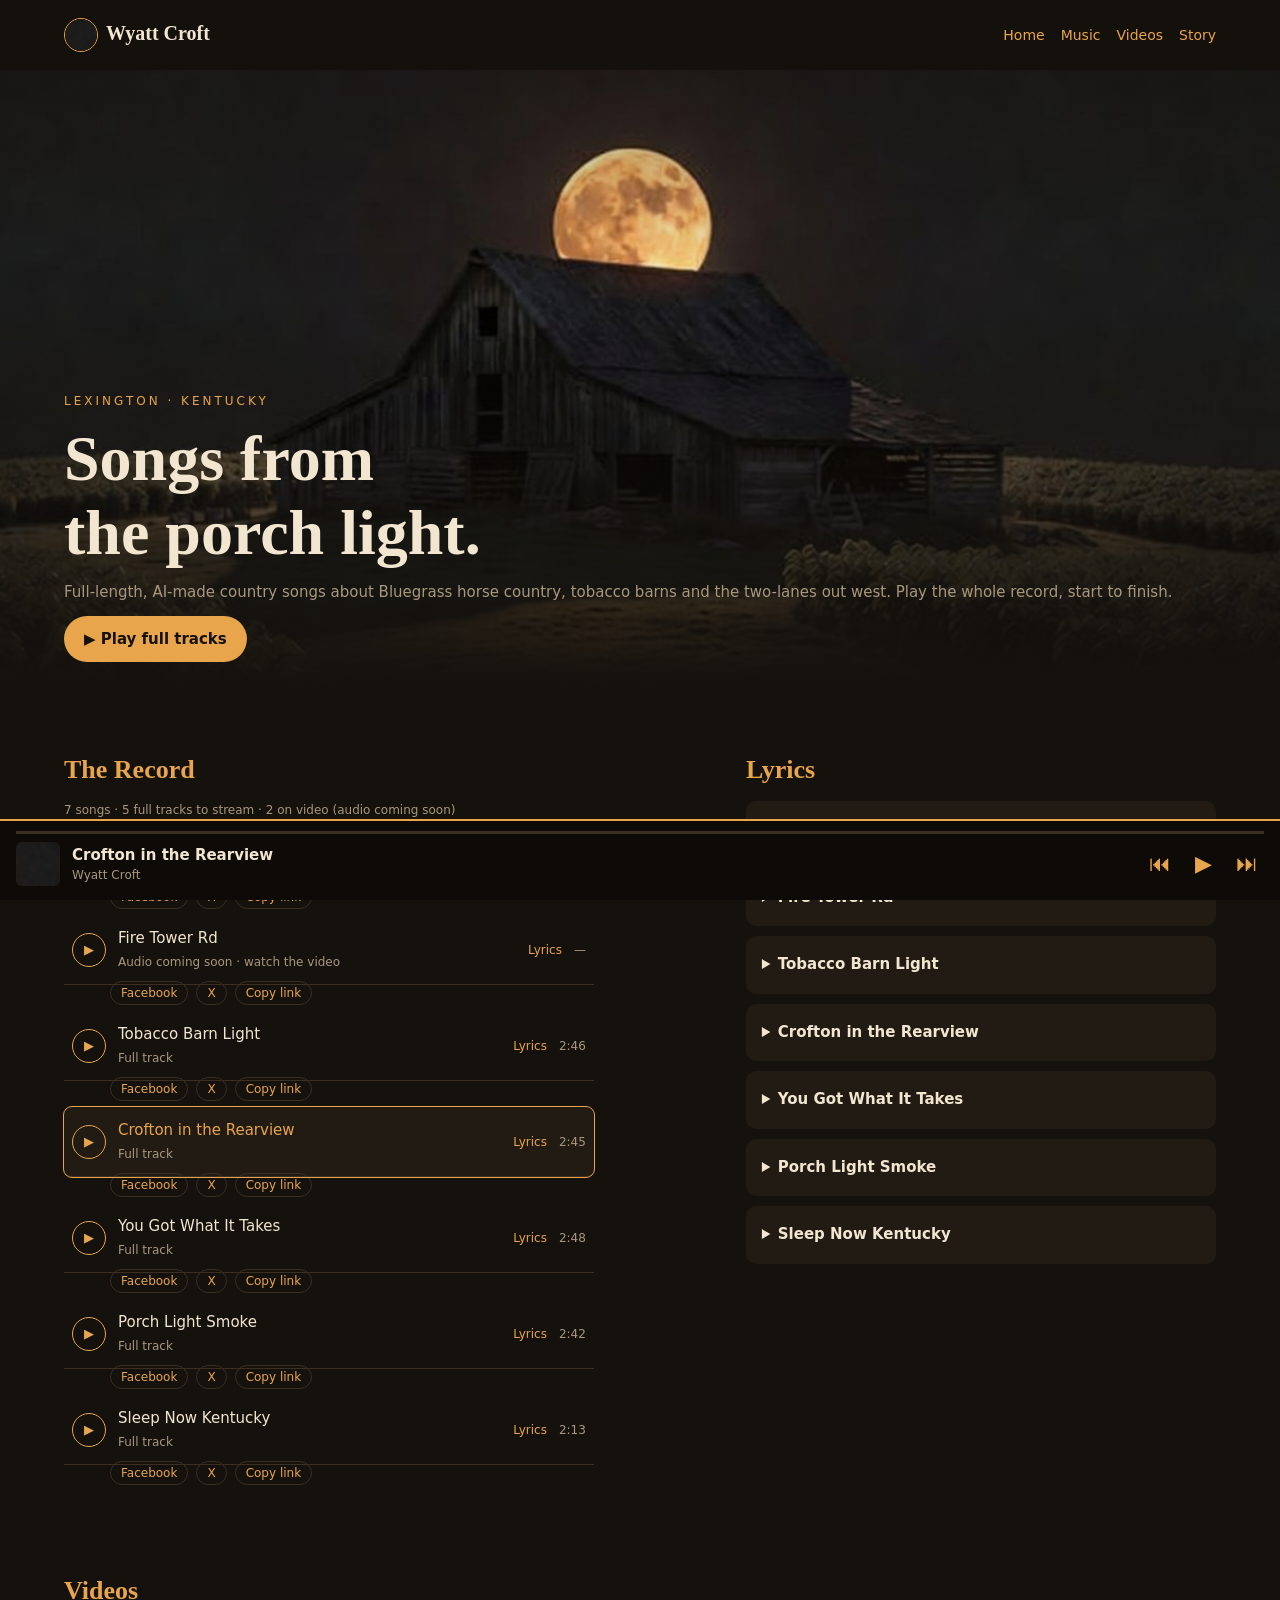
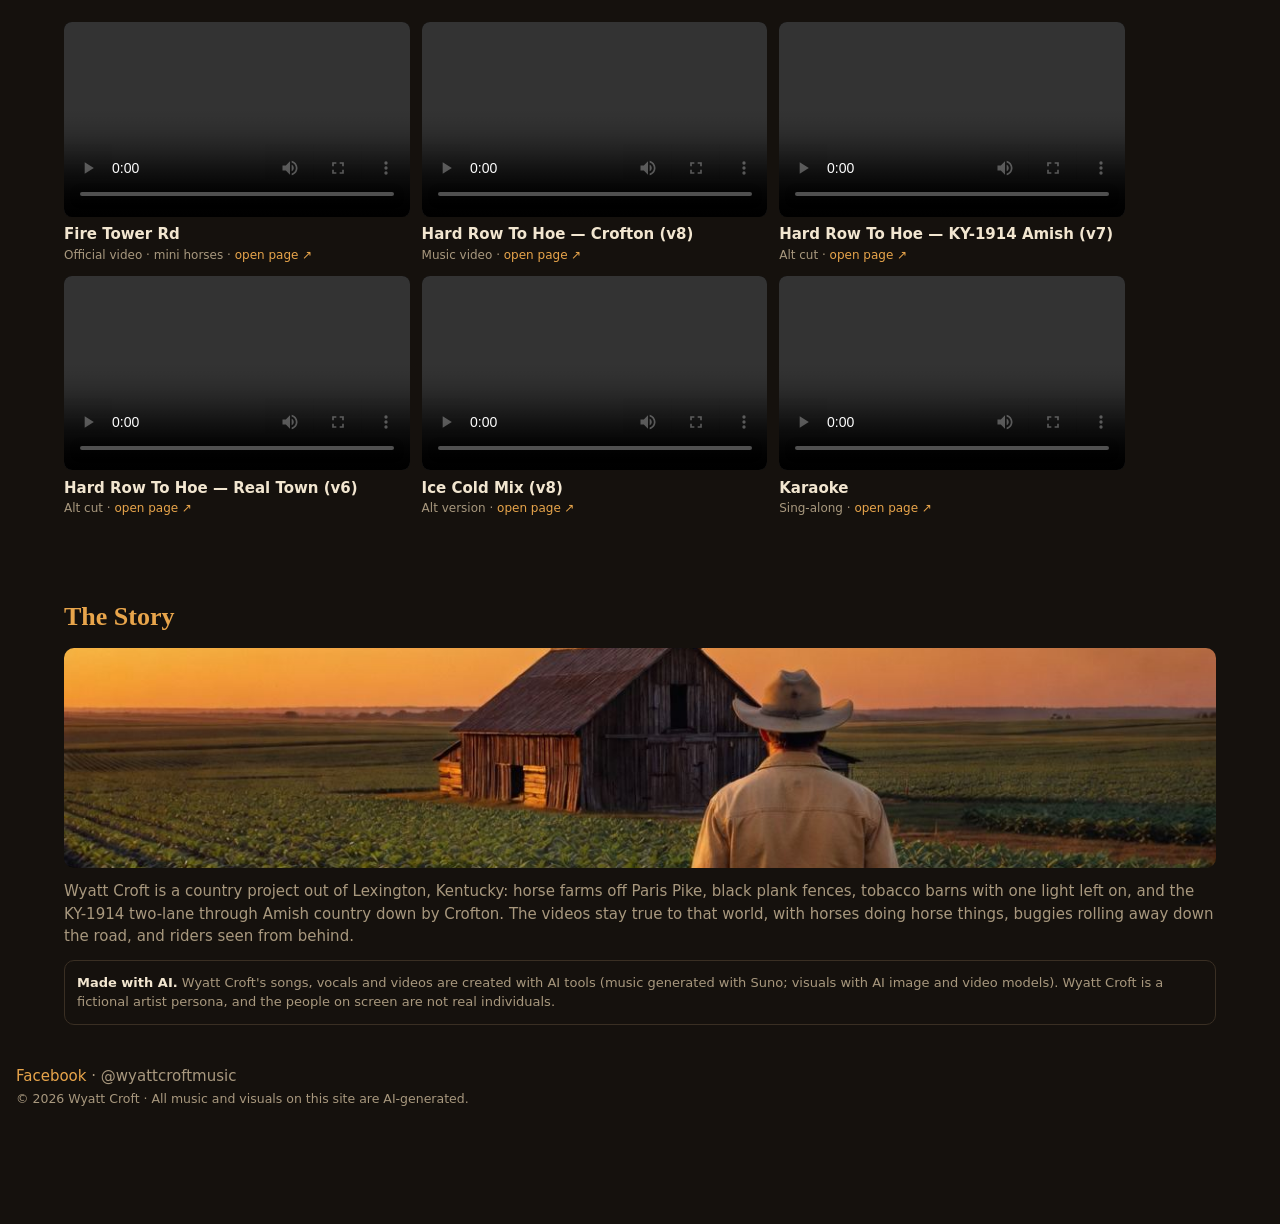
<file: songs/crofton-in-the-rearview/index.html>
<!doctype html><html lang="en"><head><meta charset="utf-8"><meta name="viewport" content="width=device-width,initial-scale=1"><title>Crofton in the Rearview — Wyatt Croft</title>
<meta name="description" content="Crofton in the Rearview by Wyatt Croft (@wyattcroftmusic). AI-made country music from Lexington, Kentucky."><meta property="og:type" content="music.song"><meta property="og:url" content="https://sleek-tower-ttp9.here.now/songs/crofton-in-the-rearview/"><meta property="og:title" content="Crofton in the Rearview — Wyatt Croft"><meta property="og:description" content="Listen to Crofton in the Rearview by Wyatt Croft (@wyattcroftmusic). AI-made country music from Lexington, Kentucky."><meta property="og:image" content="https://sleek-tower-ttp9.here.now/img/hero.jpg">
<meta name="twitter:card" content="summary_large_image"><meta name="twitter:site" content="@wyattcroftmusic"><meta name="twitter:title" content="Crofton in the Rearview — Wyatt Croft"><meta name="twitter:image" content="https://sleek-tower-ttp9.here.now/img/hero.jpg"><meta http-equiv="refresh" content="0;url=../../album-one/#crofton-in-the-rearview"><link rel="canonical" href="https://sleek-tower-ttp9.here.now/album-one/#crofton-in-the-rearview"><link rel="manifest" href="../../manifest.webmanifest"><script src="../../offline.js"></script></head>
<body style="background:#15110D;color:#F2E6D0;font-family:system-ui;padding:24px"><script>location.replace('../../album-one/#crofton-in-the-rearview')</script><p><a style="color:#E8A54B" href="../../album-one/#crofton-in-the-rearview">Listen to Crofton in the Rearview by Wyatt Croft →</a></p><p style="font-size:12px;opacity:.7">AI-made music.</p></body></html>
</file>
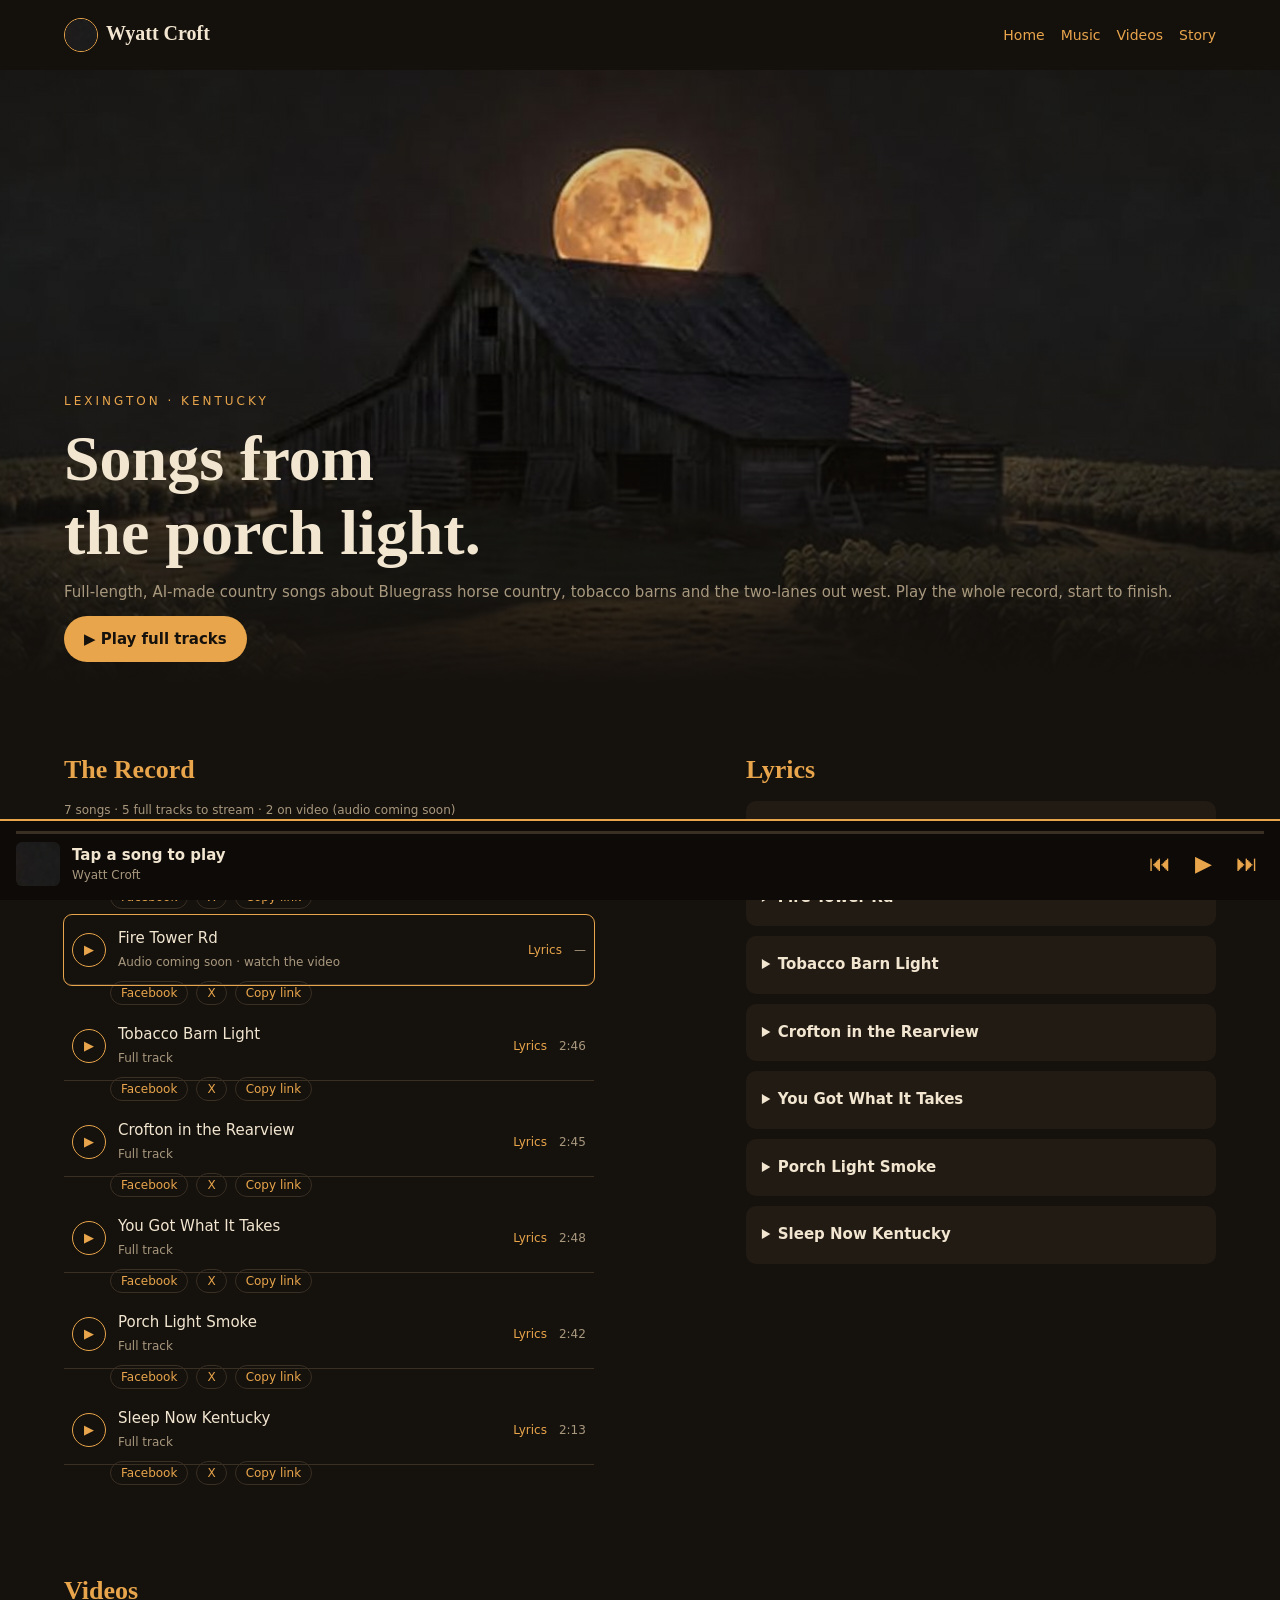
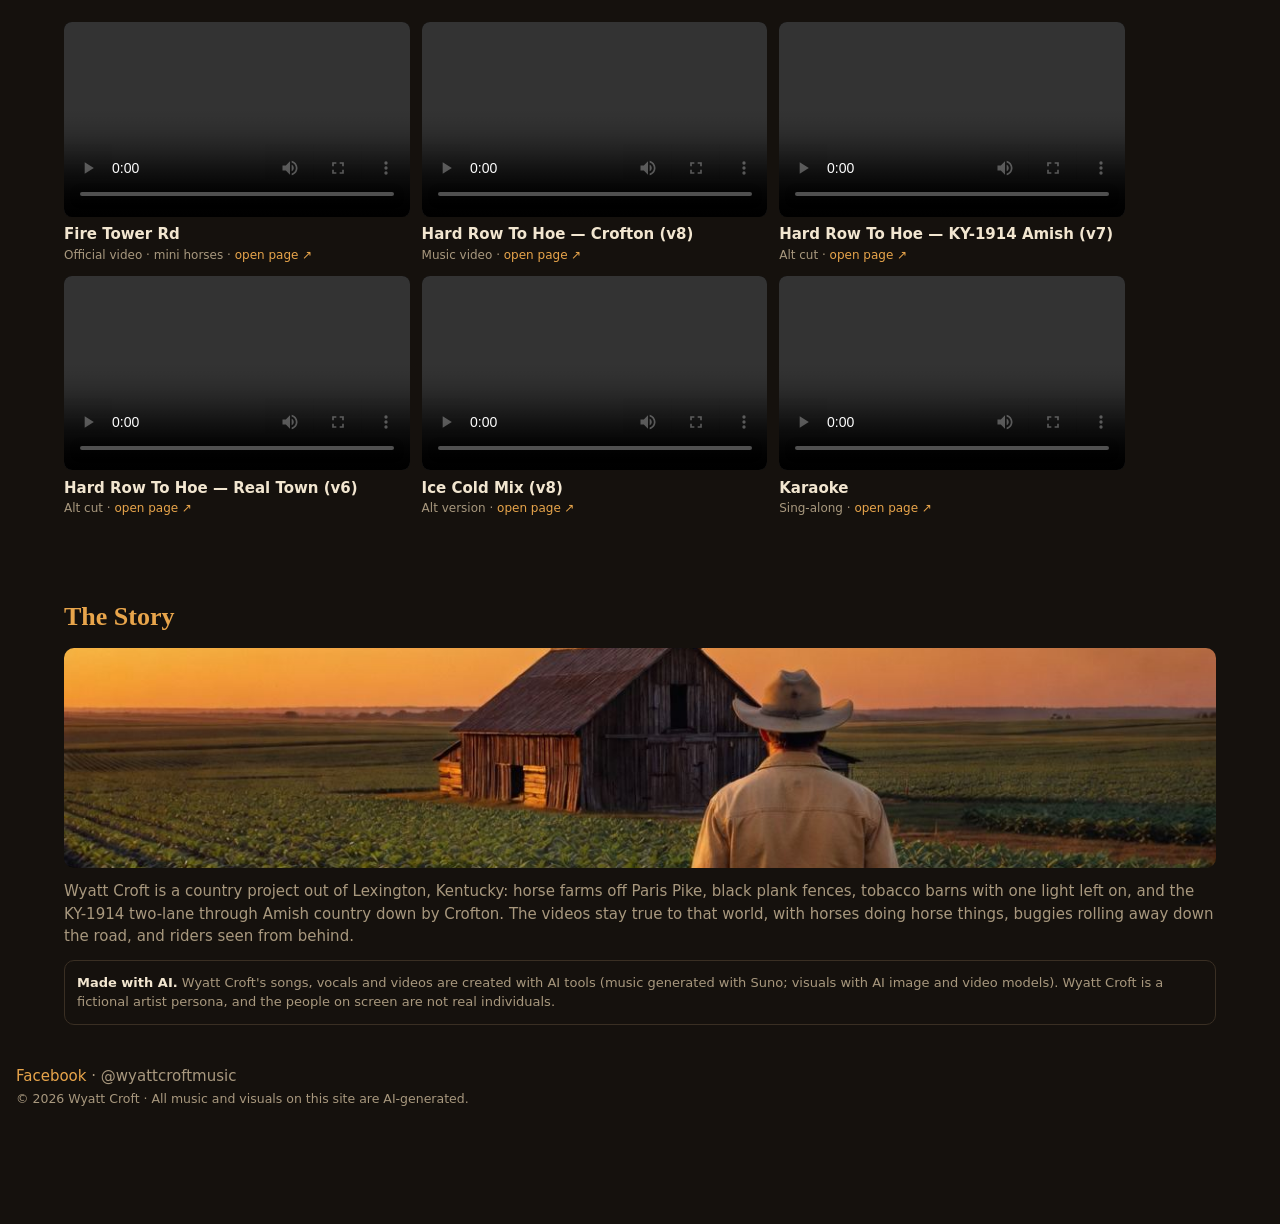
<file: songs/fire-tower-rd/index.html>
<!doctype html><html lang="en"><head><meta charset="utf-8"><meta name="viewport" content="width=device-width,initial-scale=1"><title>Fire Tower Rd — Wyatt Croft</title>
<meta name="description" content="Fire Tower Rd by Wyatt Croft (@wyattcroftmusic). AI-made country music from Lexington, Kentucky."><meta property="og:type" content="music.song"><meta property="og:url" content="https://sleek-tower-ttp9.here.now/songs/fire-tower-rd/"><meta property="og:title" content="Fire Tower Rd — Wyatt Croft"><meta property="og:description" content="Listen to Fire Tower Rd by Wyatt Croft (@wyattcroftmusic). AI-made country music from Lexington, Kentucky."><meta property="og:image" content="https://sleek-tower-ttp9.here.now/img/hero.jpg">
<meta name="twitter:card" content="summary_large_image"><meta name="twitter:site" content="@wyattcroftmusic"><meta name="twitter:title" content="Fire Tower Rd — Wyatt Croft"><meta name="twitter:image" content="https://sleek-tower-ttp9.here.now/img/hero.jpg"><meta http-equiv="refresh" content="0;url=../../album-one/#fire-tower-rd"><link rel="canonical" href="https://sleek-tower-ttp9.here.now/album-one/#fire-tower-rd"><link rel="manifest" href="../../manifest.webmanifest"><script src="../../offline.js"></script></head>
<body style="background:#15110D;color:#F2E6D0;font-family:system-ui;padding:24px"><script>location.replace('../../album-one/#fire-tower-rd')</script><p><a style="color:#E8A54B" href="../../album-one/#fire-tower-rd">Listen to Fire Tower Rd by Wyatt Croft →</a></p><p style="font-size:12px;opacity:.7">AI-made music.</p></body></html>
</file>
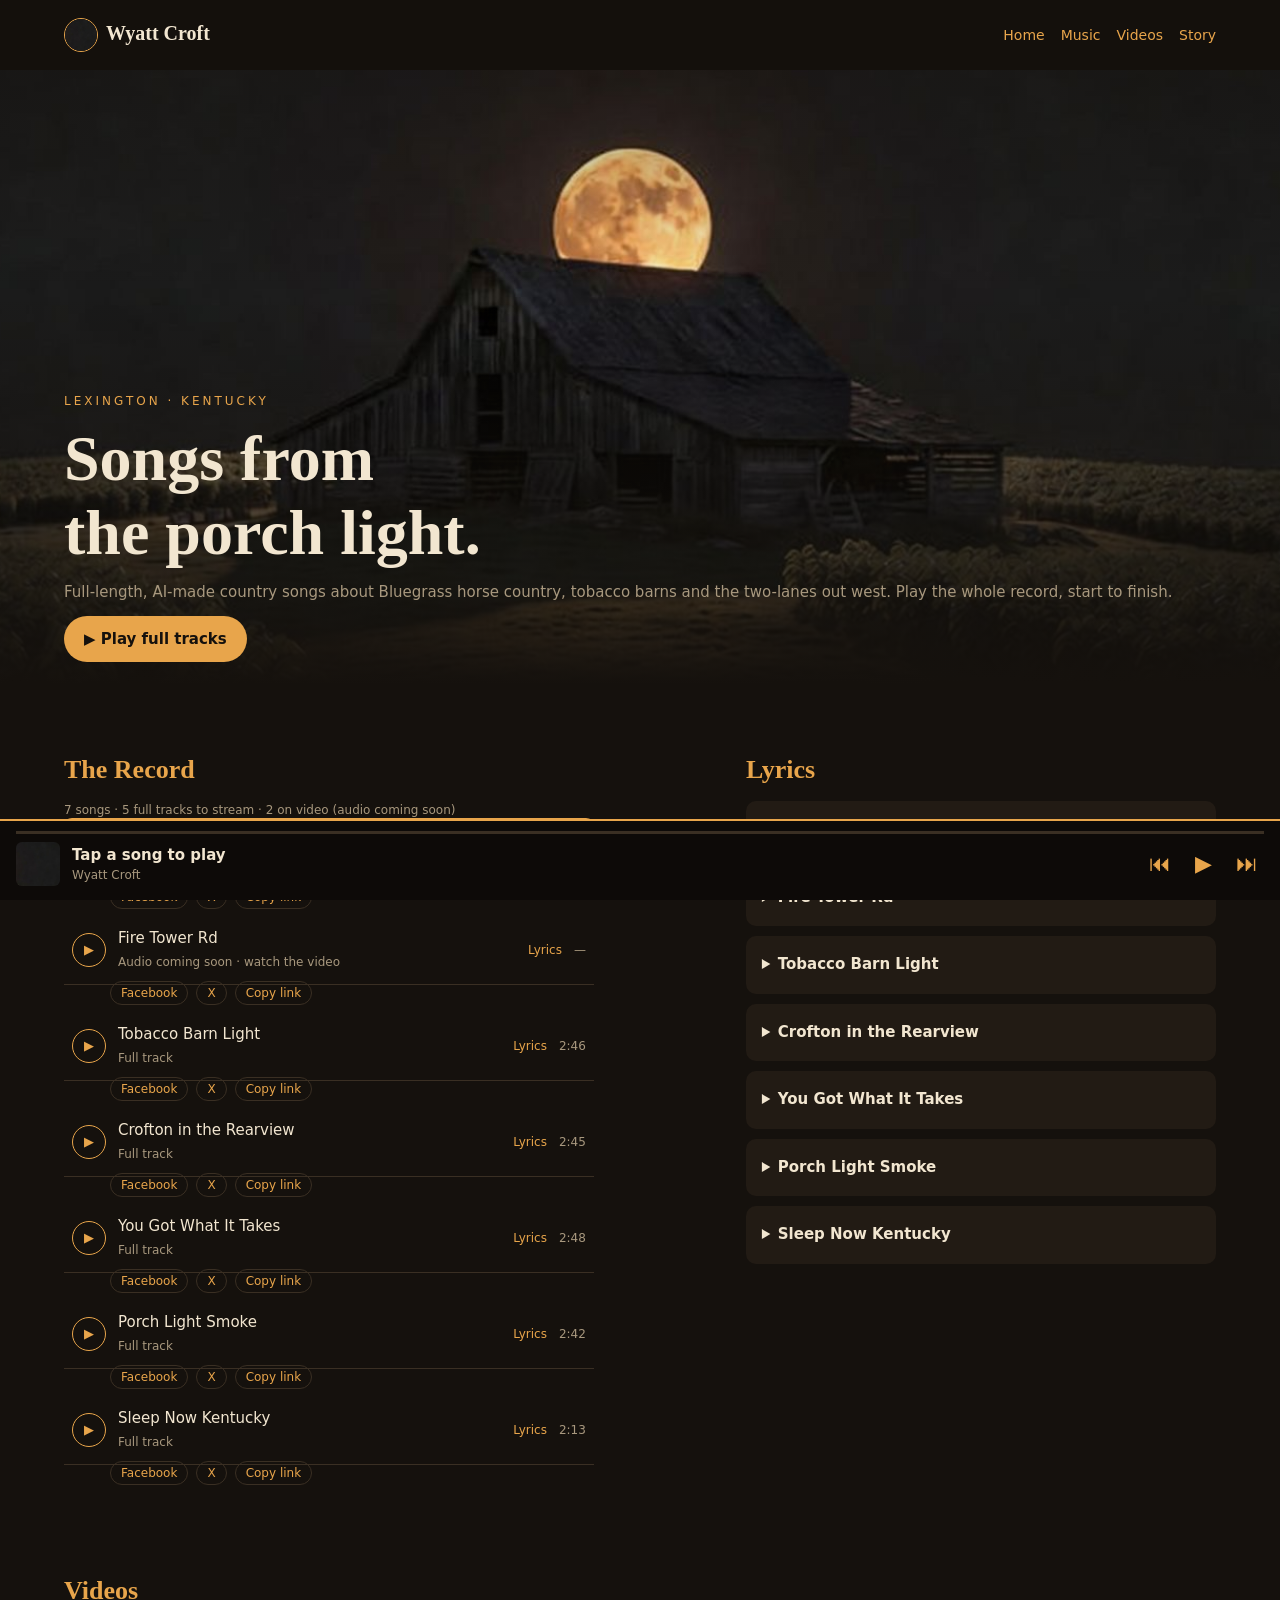
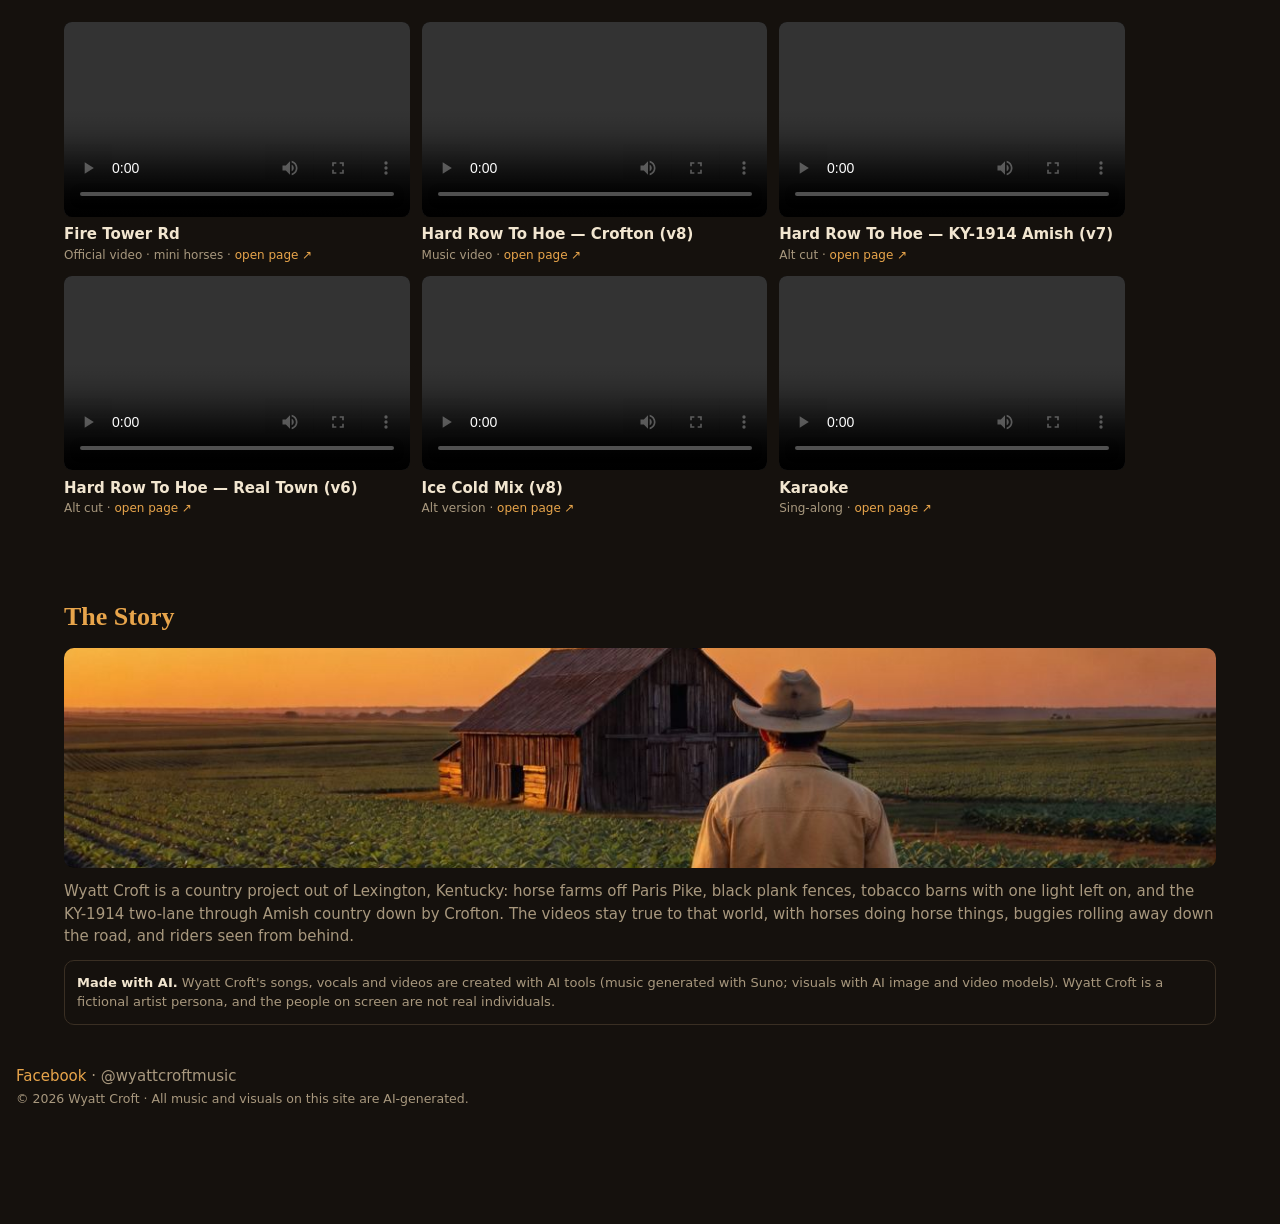
<file: songs/hard-row-to-hoe/index.html>
<!doctype html><html lang="en"><head><meta charset="utf-8"><meta name="viewport" content="width=device-width,initial-scale=1"><title>Hard Row To Hoe — Wyatt Croft</title>
<meta name="description" content="Hard Row To Hoe by Wyatt Croft (@wyattcroftmusic). AI-made country music from Lexington, Kentucky."><meta property="og:type" content="music.song"><meta property="og:url" content="https://sleek-tower-ttp9.here.now/songs/hard-row-to-hoe/"><meta property="og:title" content="Hard Row To Hoe — Wyatt Croft"><meta property="og:description" content="Listen to Hard Row To Hoe by Wyatt Croft (@wyattcroftmusic). AI-made country music from Lexington, Kentucky."><meta property="og:image" content="https://sleek-tower-ttp9.here.now/img/hero.jpg">
<meta name="twitter:card" content="summary_large_image"><meta name="twitter:site" content="@wyattcroftmusic"><meta name="twitter:title" content="Hard Row To Hoe — Wyatt Croft"><meta name="twitter:image" content="https://sleek-tower-ttp9.here.now/img/hero.jpg"><meta http-equiv="refresh" content="0;url=../../album-one/#hard-row-to-hoe"><link rel="canonical" href="https://sleek-tower-ttp9.here.now/album-one/#hard-row-to-hoe"><link rel="manifest" href="../../manifest.webmanifest"><script src="../../offline.js"></script></head>
<body style="background:#15110D;color:#F2E6D0;font-family:system-ui;padding:24px"><script>location.replace('../../album-one/#hard-row-to-hoe')</script><p><a style="color:#E8A54B" href="../../album-one/#hard-row-to-hoe">Listen to Hard Row To Hoe by Wyatt Croft →</a></p><p style="font-size:12px;opacity:.7">AI-made music.</p></body></html>
</file>
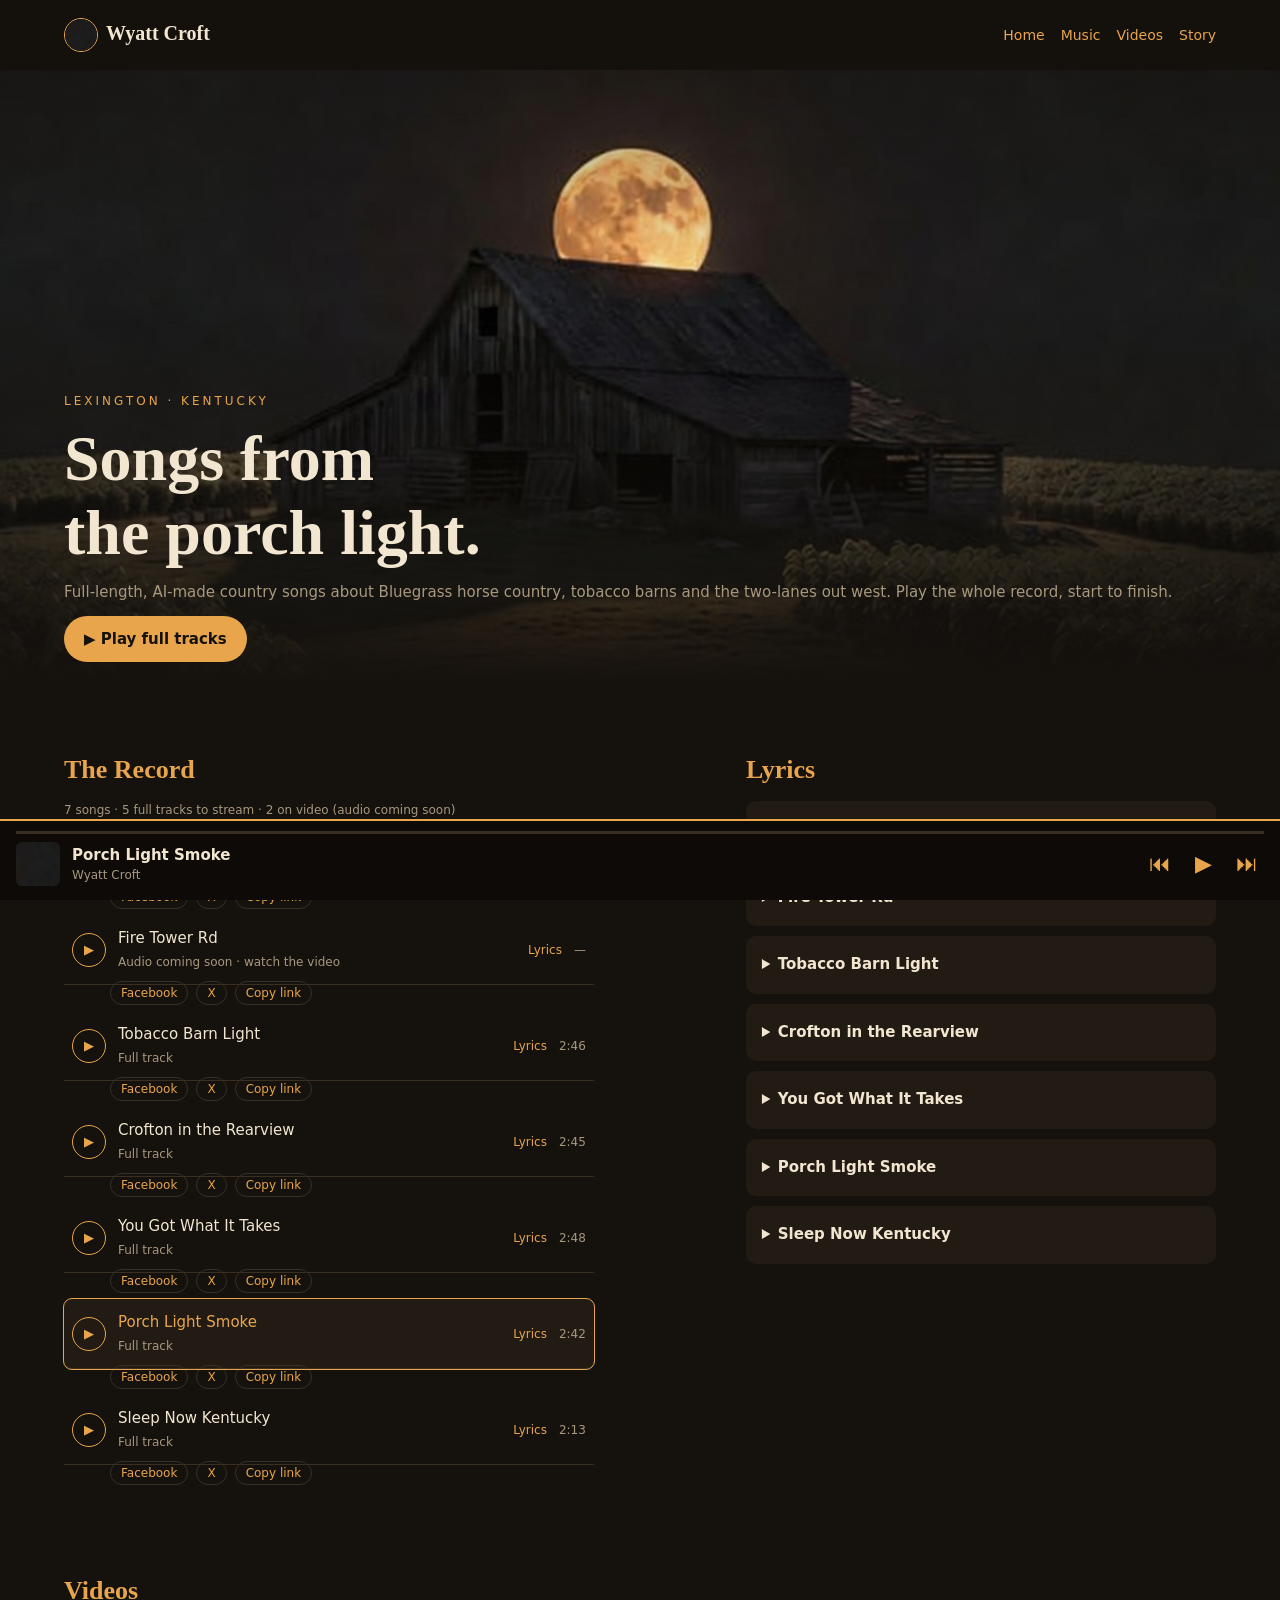
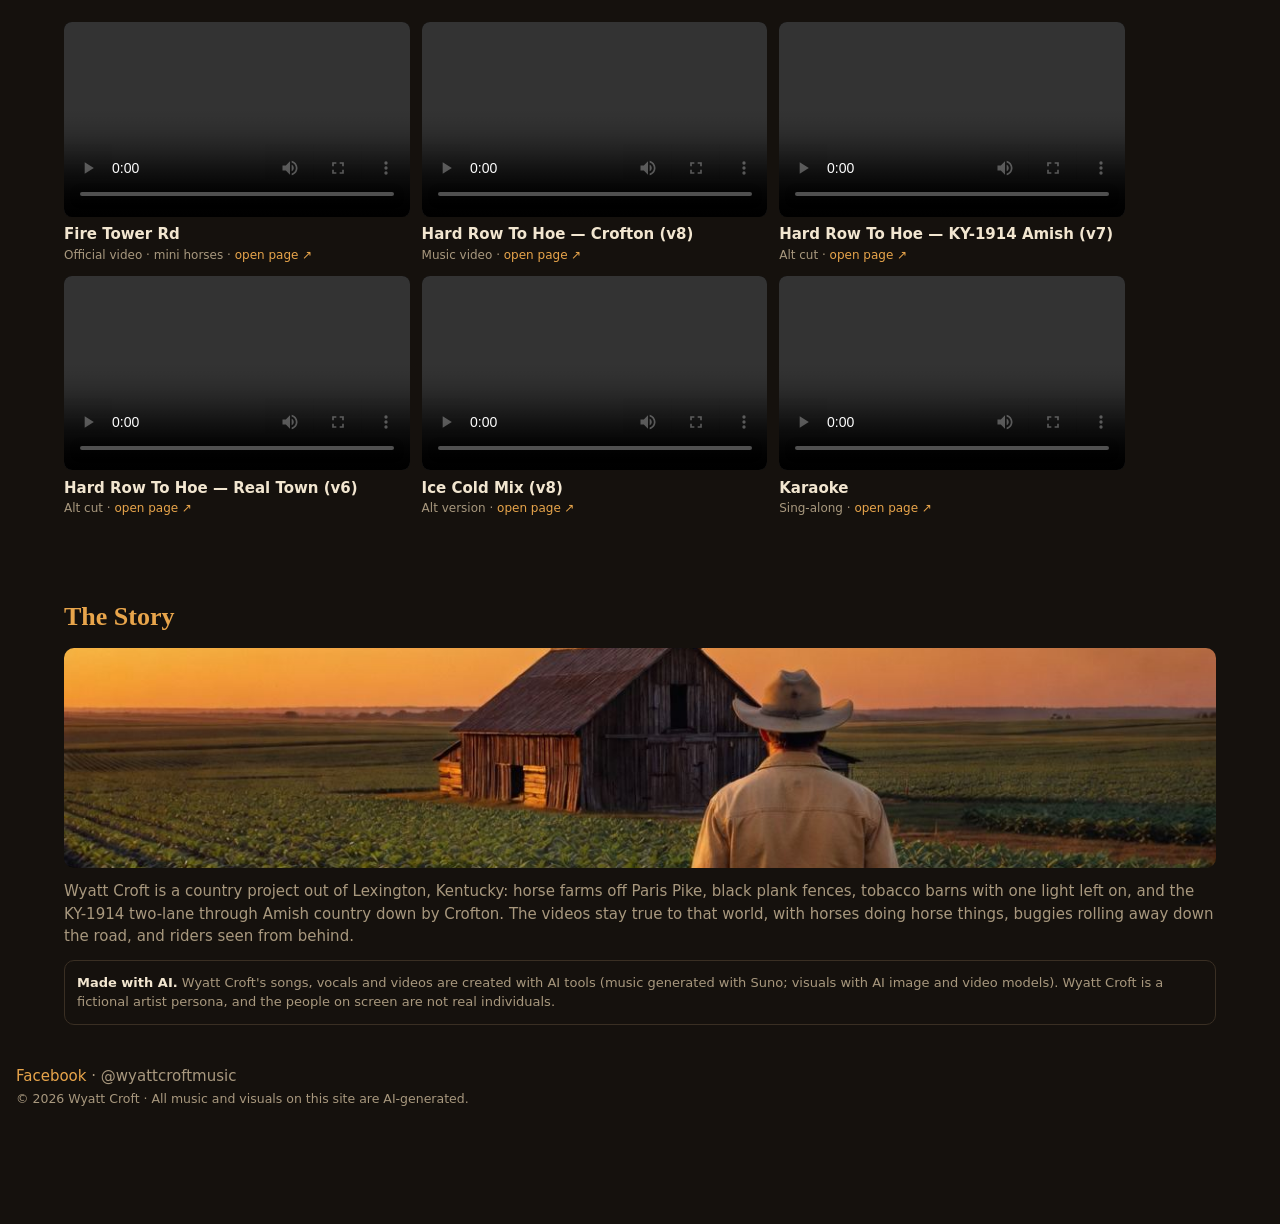
<file: songs/porch-light-smoke/index.html>
<!doctype html><html lang="en"><head><meta charset="utf-8"><meta name="viewport" content="width=device-width,initial-scale=1"><title>Porch Light Smoke — Wyatt Croft</title>
<meta name="description" content="Porch Light Smoke by Wyatt Croft (@wyattcroftmusic). AI-made country music from Lexington, Kentucky."><meta property="og:type" content="music.song"><meta property="og:url" content="https://sleek-tower-ttp9.here.now/songs/porch-light-smoke/"><meta property="og:title" content="Porch Light Smoke — Wyatt Croft"><meta property="og:description" content="Listen to Porch Light Smoke by Wyatt Croft (@wyattcroftmusic). AI-made country music from Lexington, Kentucky."><meta property="og:image" content="https://sleek-tower-ttp9.here.now/img/hero.jpg">
<meta name="twitter:card" content="summary_large_image"><meta name="twitter:site" content="@wyattcroftmusic"><meta name="twitter:title" content="Porch Light Smoke — Wyatt Croft"><meta name="twitter:image" content="https://sleek-tower-ttp9.here.now/img/hero.jpg"><meta http-equiv="refresh" content="0;url=../../album-one/#porch-light-smoke"><link rel="canonical" href="https://sleek-tower-ttp9.here.now/album-one/#porch-light-smoke"><link rel="manifest" href="../../manifest.webmanifest"><script src="../../offline.js"></script></head>
<body style="background:#15110D;color:#F2E6D0;font-family:system-ui;padding:24px"><script>location.replace('../../album-one/#porch-light-smoke')</script><p><a style="color:#E8A54B" href="../../album-one/#porch-light-smoke">Listen to Porch Light Smoke by Wyatt Croft →</a></p><p style="font-size:12px;opacity:.7">AI-made music.</p></body></html>
</file>
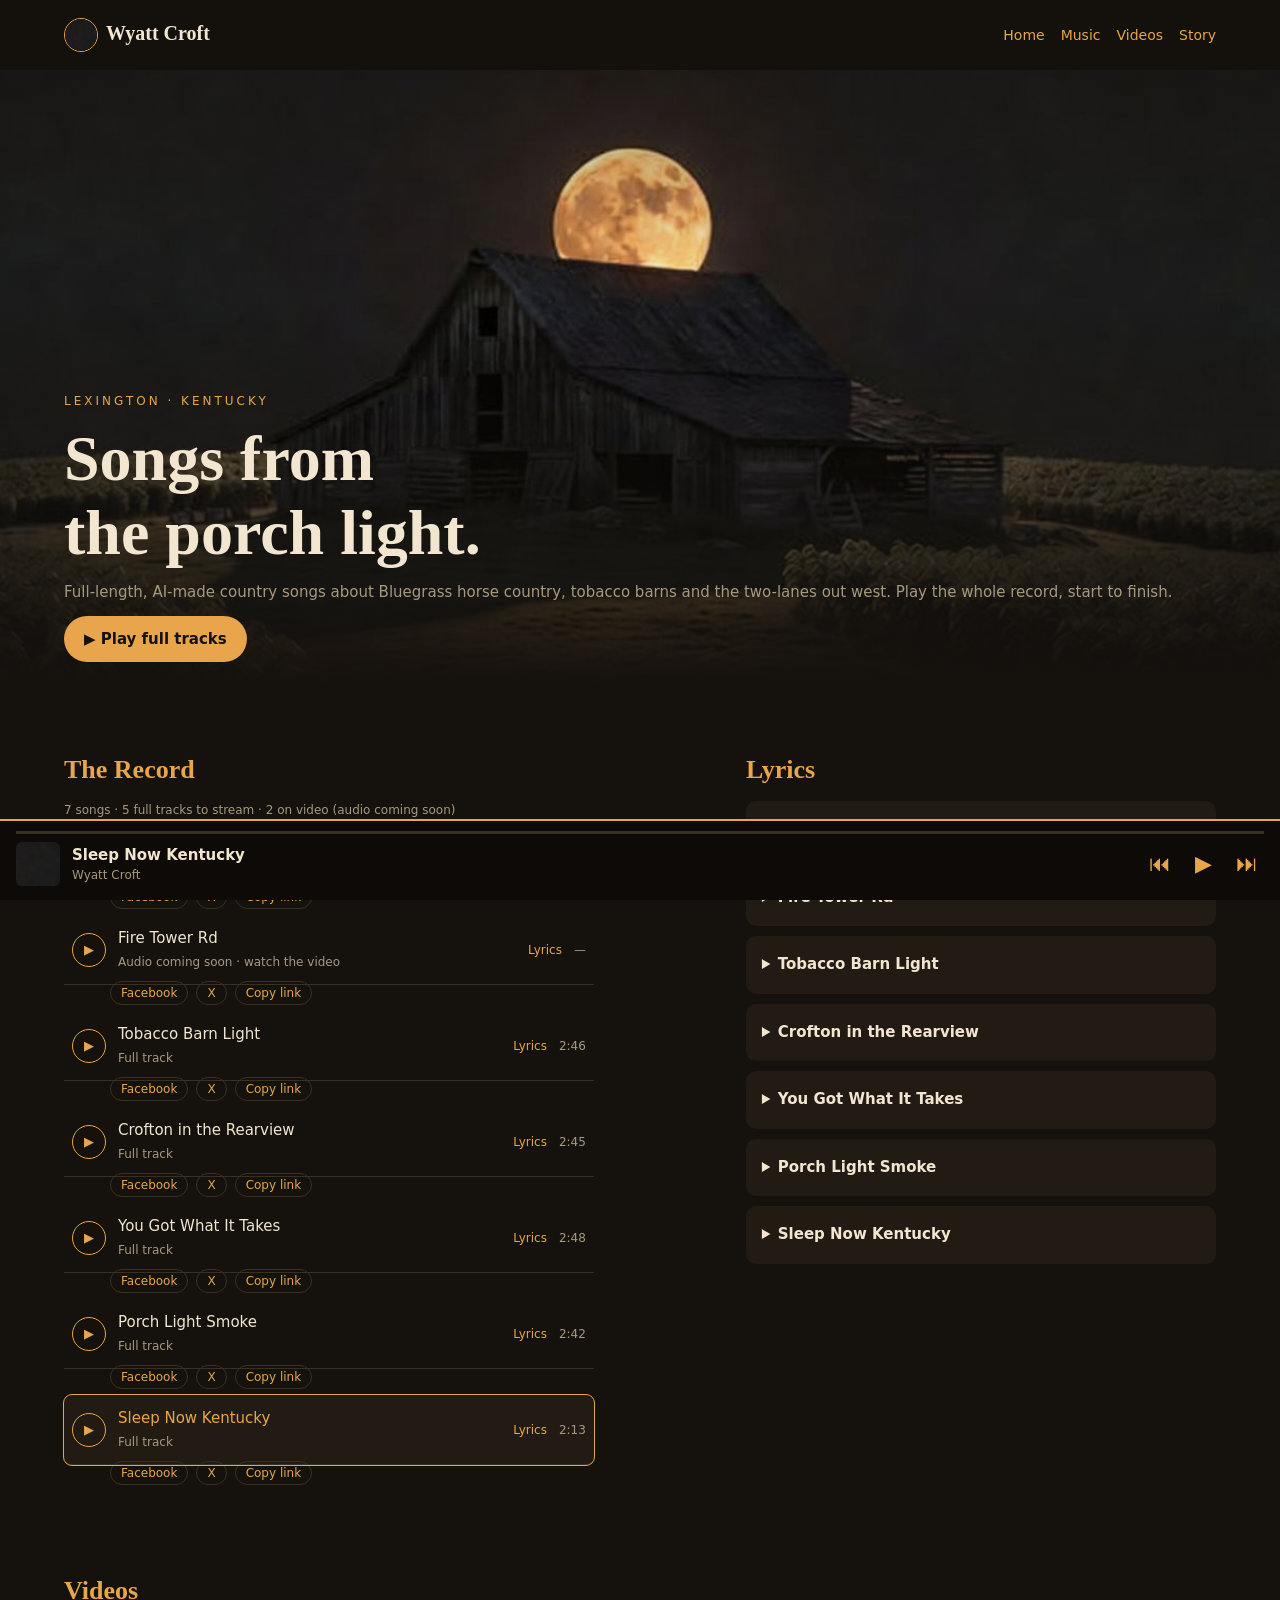
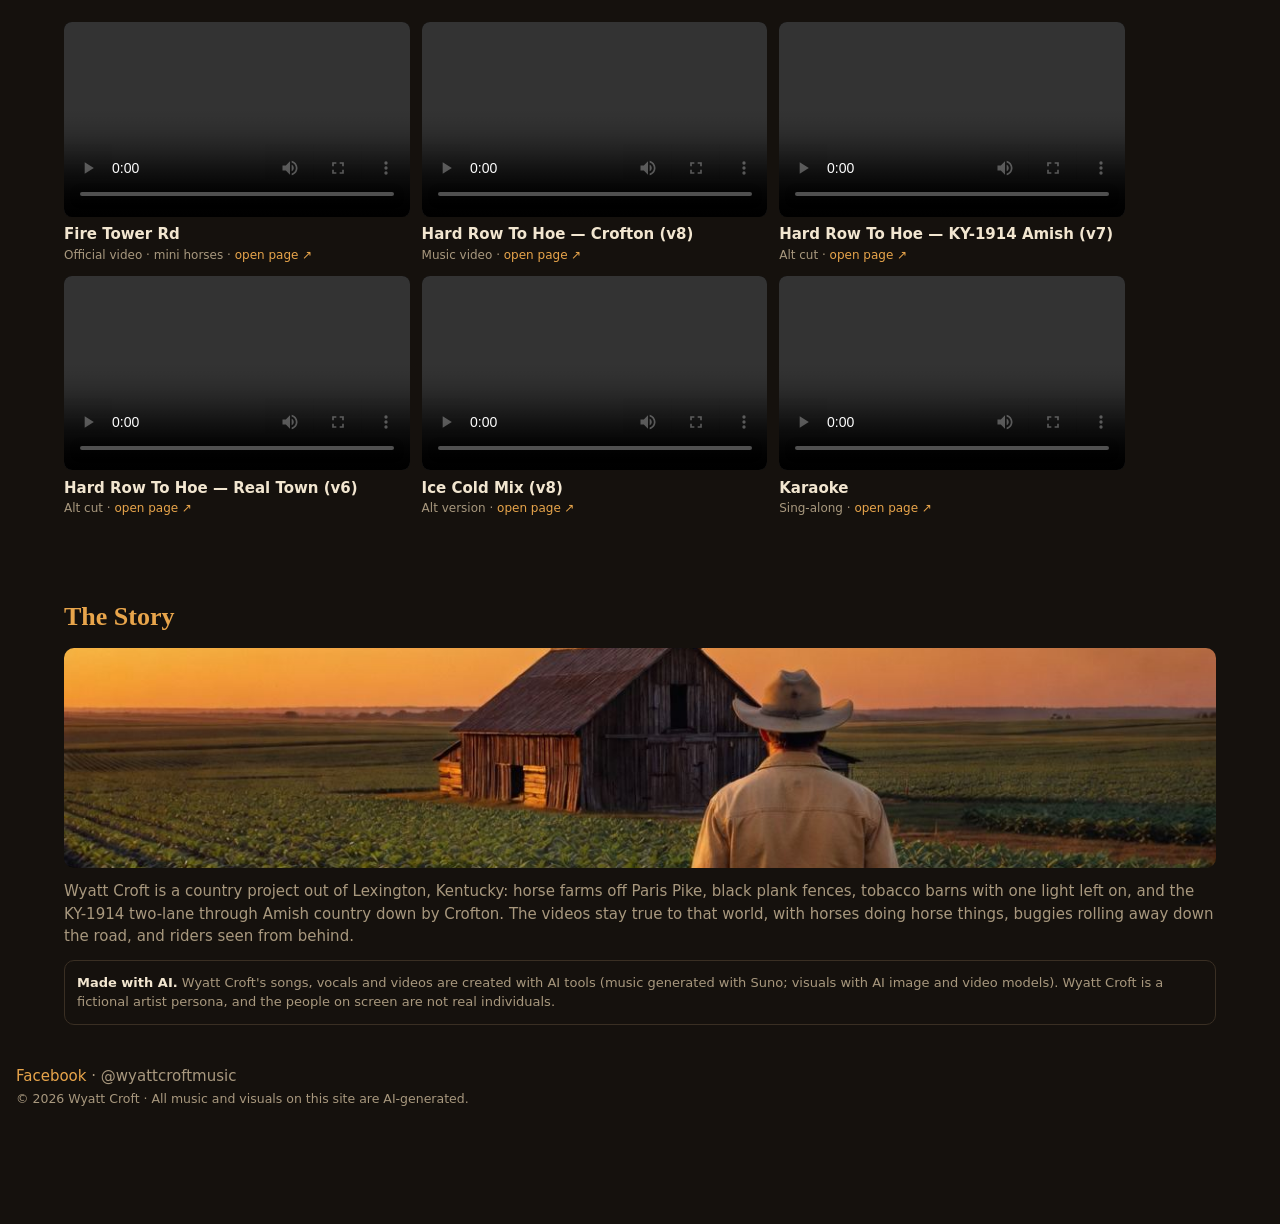
<file: songs/sleep-now-kentucky/index.html>
<!doctype html><html lang="en"><head><meta charset="utf-8"><meta name="viewport" content="width=device-width,initial-scale=1"><title>Sleep Now Kentucky — Wyatt Croft</title>
<meta name="description" content="Sleep Now Kentucky by Wyatt Croft (@wyattcroftmusic). AI-made country music from Lexington, Kentucky."><meta property="og:type" content="music.song"><meta property="og:url" content="https://sleek-tower-ttp9.here.now/songs/sleep-now-kentucky/"><meta property="og:title" content="Sleep Now Kentucky — Wyatt Croft"><meta property="og:description" content="Listen to Sleep Now Kentucky by Wyatt Croft (@wyattcroftmusic). AI-made country music from Lexington, Kentucky."><meta property="og:image" content="https://sleek-tower-ttp9.here.now/img/hero.jpg">
<meta name="twitter:card" content="summary_large_image"><meta name="twitter:site" content="@wyattcroftmusic"><meta name="twitter:title" content="Sleep Now Kentucky — Wyatt Croft"><meta name="twitter:image" content="https://sleek-tower-ttp9.here.now/img/hero.jpg"><meta http-equiv="refresh" content="0;url=../../album-one/#sleep-now-kentucky"><link rel="canonical" href="https://sleek-tower-ttp9.here.now/album-one/#sleep-now-kentucky"><link rel="manifest" href="../../manifest.webmanifest"><script src="../../offline.js"></script></head>
<body style="background:#15110D;color:#F2E6D0;font-family:system-ui;padding:24px"><script>location.replace('../../album-one/#sleep-now-kentucky')</script><p><a style="color:#E8A54B" href="../../album-one/#sleep-now-kentucky">Listen to Sleep Now Kentucky by Wyatt Croft →</a></p><p style="font-size:12px;opacity:.7">AI-made music.</p></body></html>
</file>
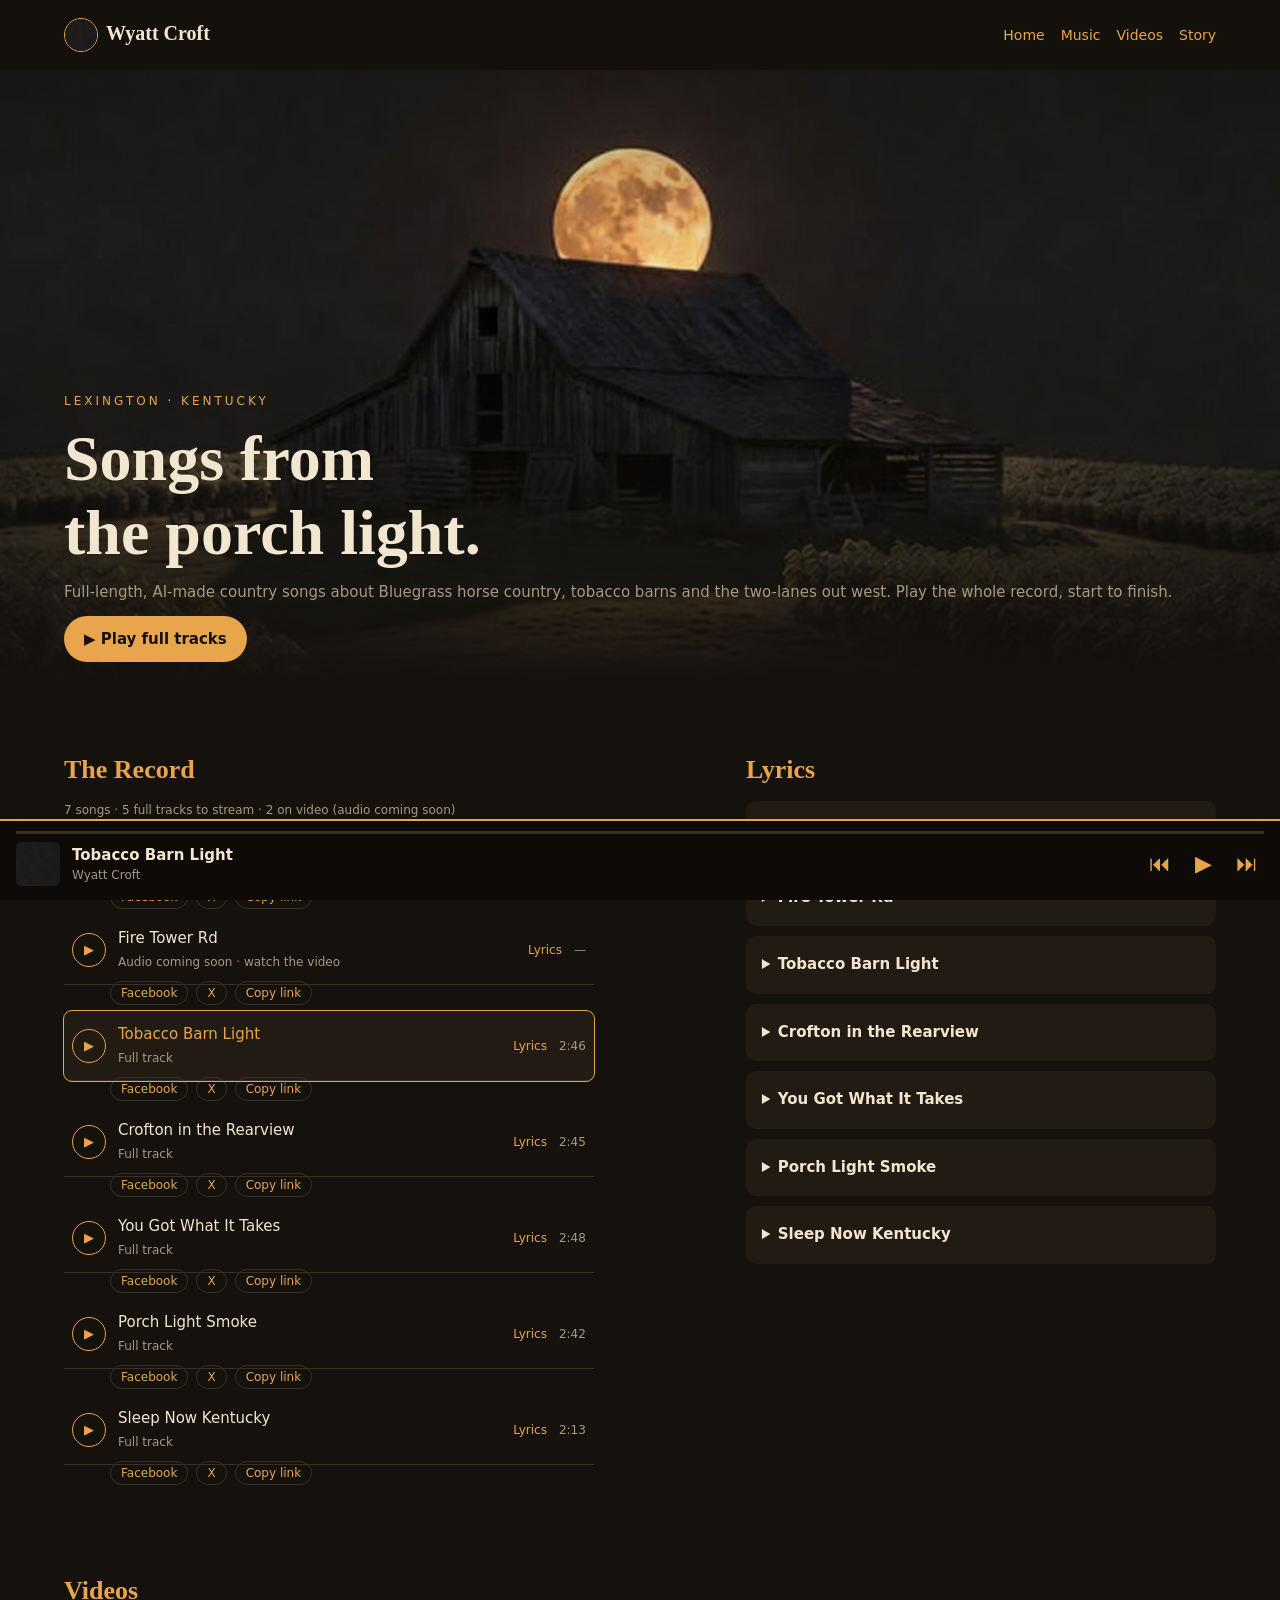
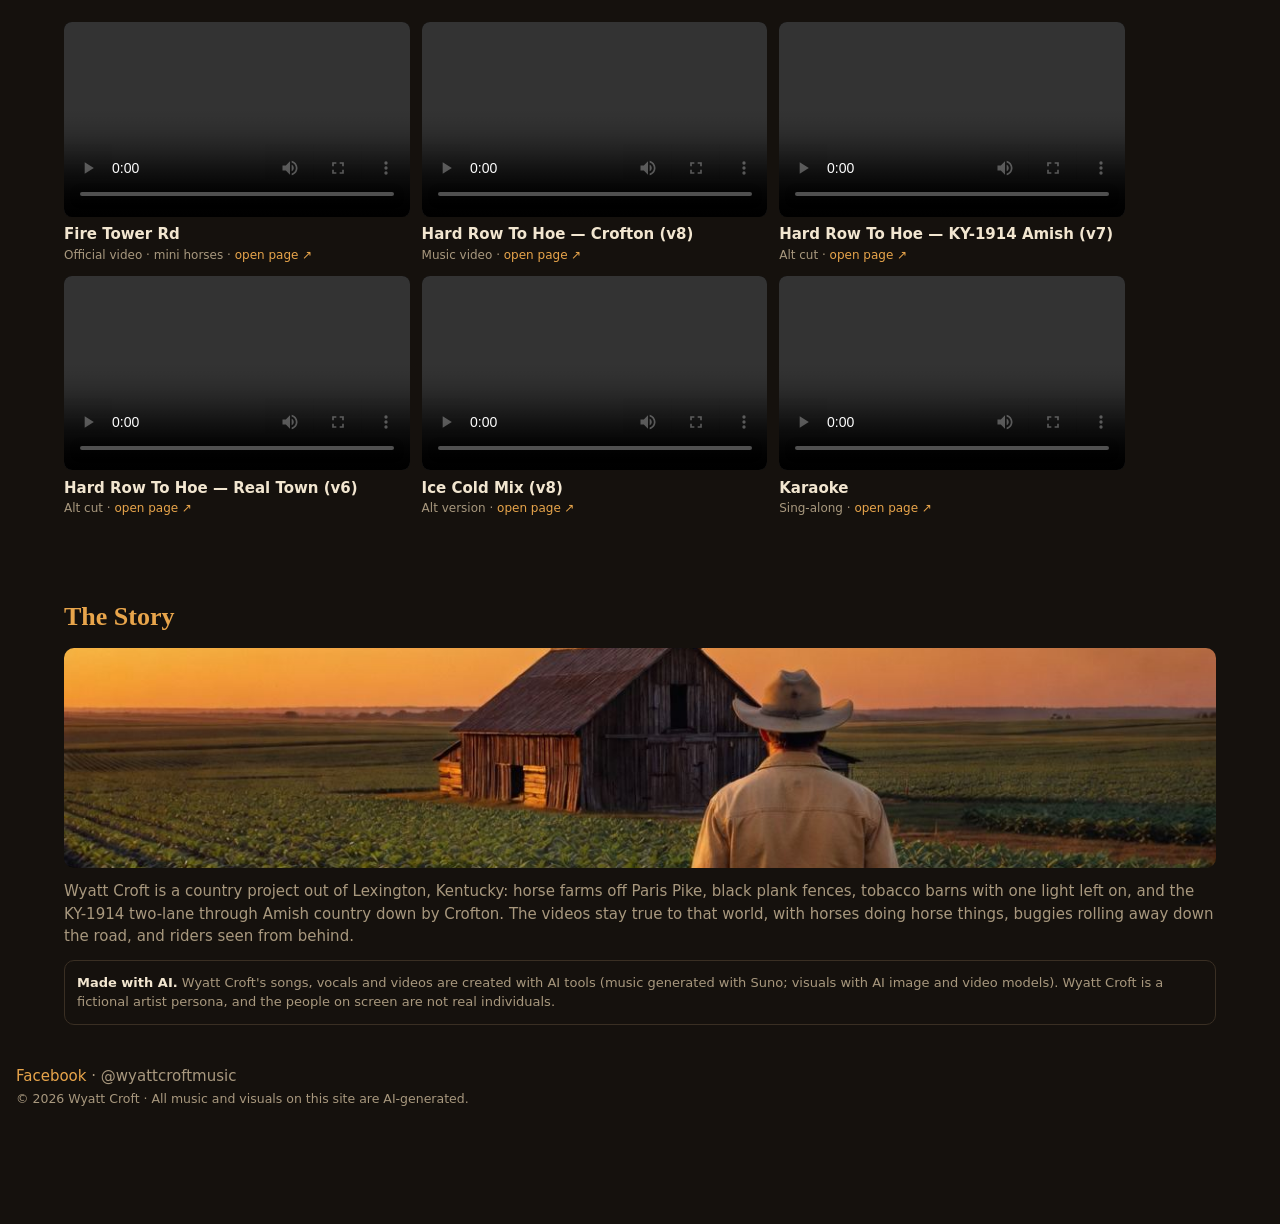
<file: songs/tobacco-barn-light/index.html>
<!doctype html><html lang="en"><head><meta charset="utf-8"><meta name="viewport" content="width=device-width,initial-scale=1"><title>Tobacco Barn Light — Wyatt Croft</title>
<meta name="description" content="Tobacco Barn Light by Wyatt Croft (@wyattcroftmusic). AI-made country music from Lexington, Kentucky."><meta property="og:type" content="music.song"><meta property="og:url" content="https://sleek-tower-ttp9.here.now/songs/tobacco-barn-light/"><meta property="og:title" content="Tobacco Barn Light — Wyatt Croft"><meta property="og:description" content="Listen to Tobacco Barn Light by Wyatt Croft (@wyattcroftmusic). AI-made country music from Lexington, Kentucky."><meta property="og:image" content="https://sleek-tower-ttp9.here.now/img/hero.jpg">
<meta name="twitter:card" content="summary_large_image"><meta name="twitter:site" content="@wyattcroftmusic"><meta name="twitter:title" content="Tobacco Barn Light — Wyatt Croft"><meta name="twitter:image" content="https://sleek-tower-ttp9.here.now/img/hero.jpg"><meta http-equiv="refresh" content="0;url=../../album-one/#tobacco-barn-light"><link rel="canonical" href="https://sleek-tower-ttp9.here.now/album-one/#tobacco-barn-light"><link rel="manifest" href="../../manifest.webmanifest"><script src="../../offline.js"></script></head>
<body style="background:#15110D;color:#F2E6D0;font-family:system-ui;padding:24px"><script>location.replace('../../album-one/#tobacco-barn-light')</script><p><a style="color:#E8A54B" href="../../album-one/#tobacco-barn-light">Listen to Tobacco Barn Light by Wyatt Croft →</a></p><p style="font-size:12px;opacity:.7">AI-made music.</p></body></html>
</file>
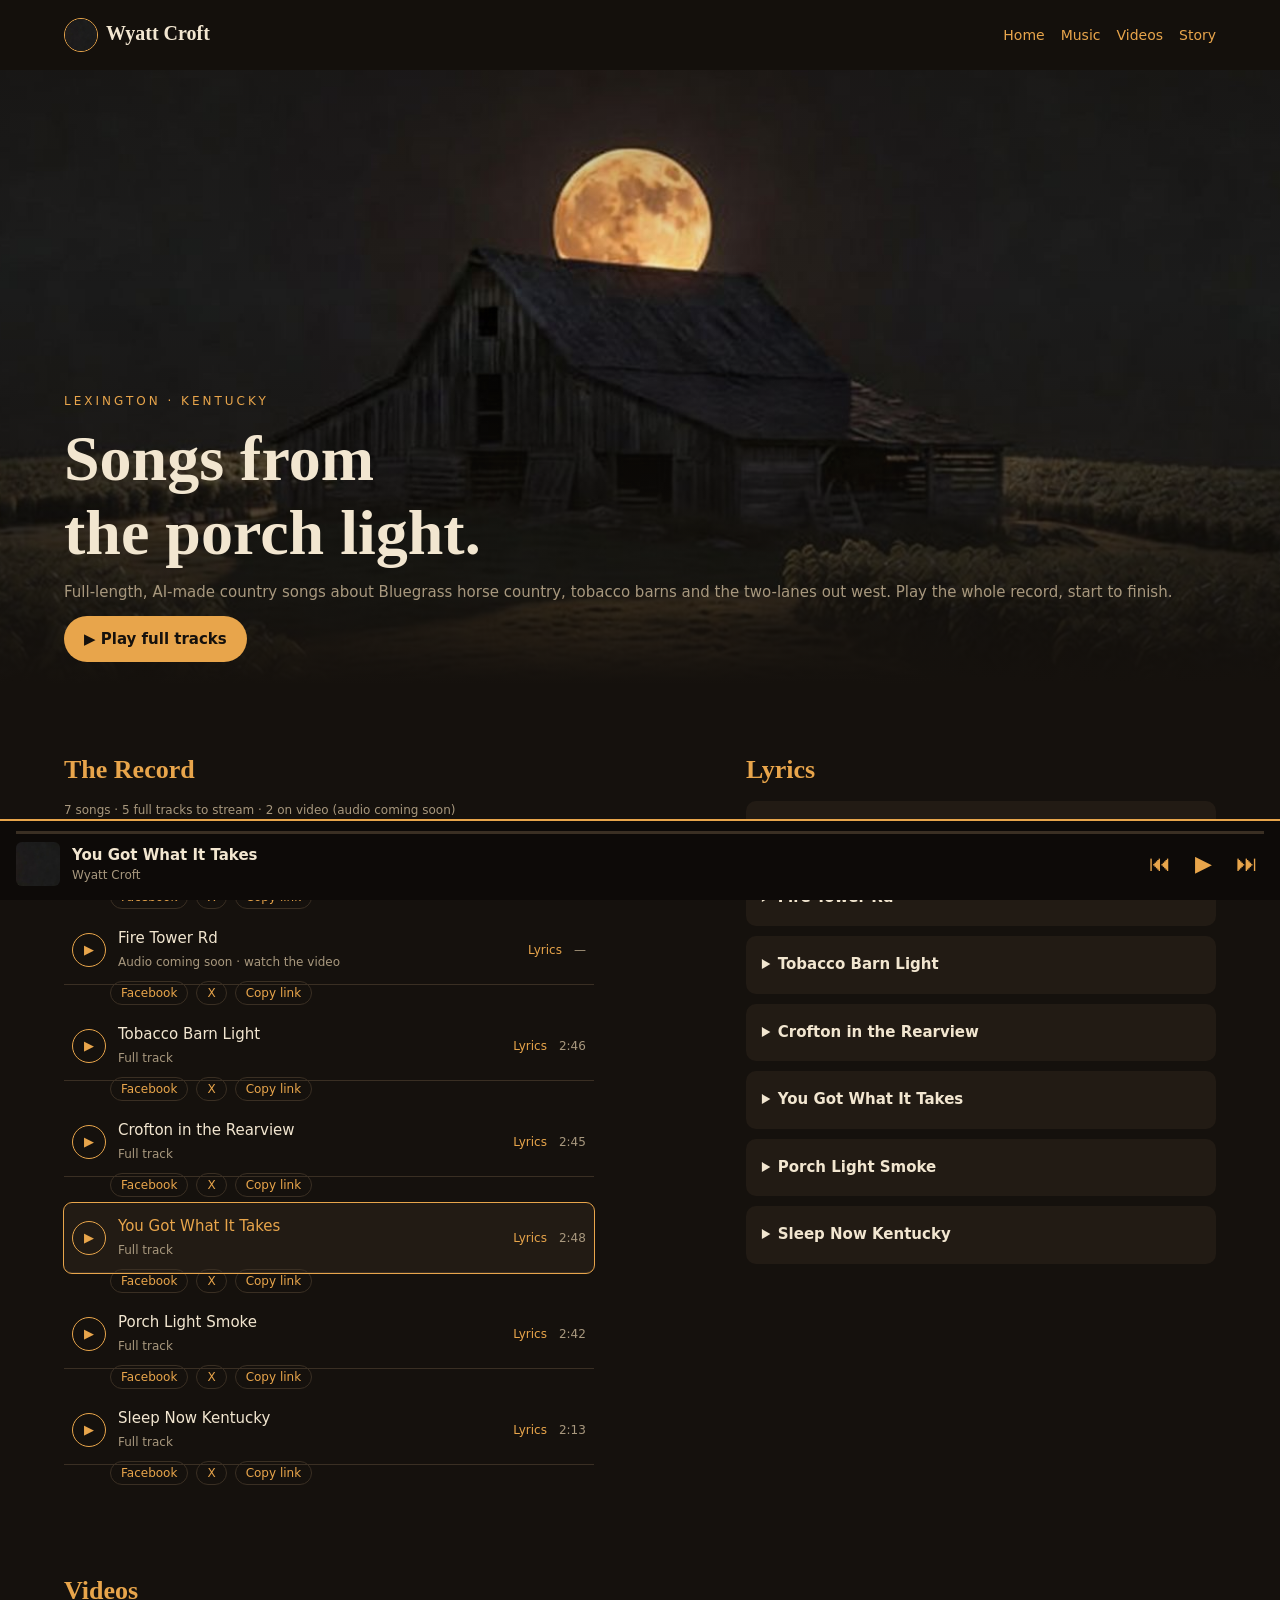
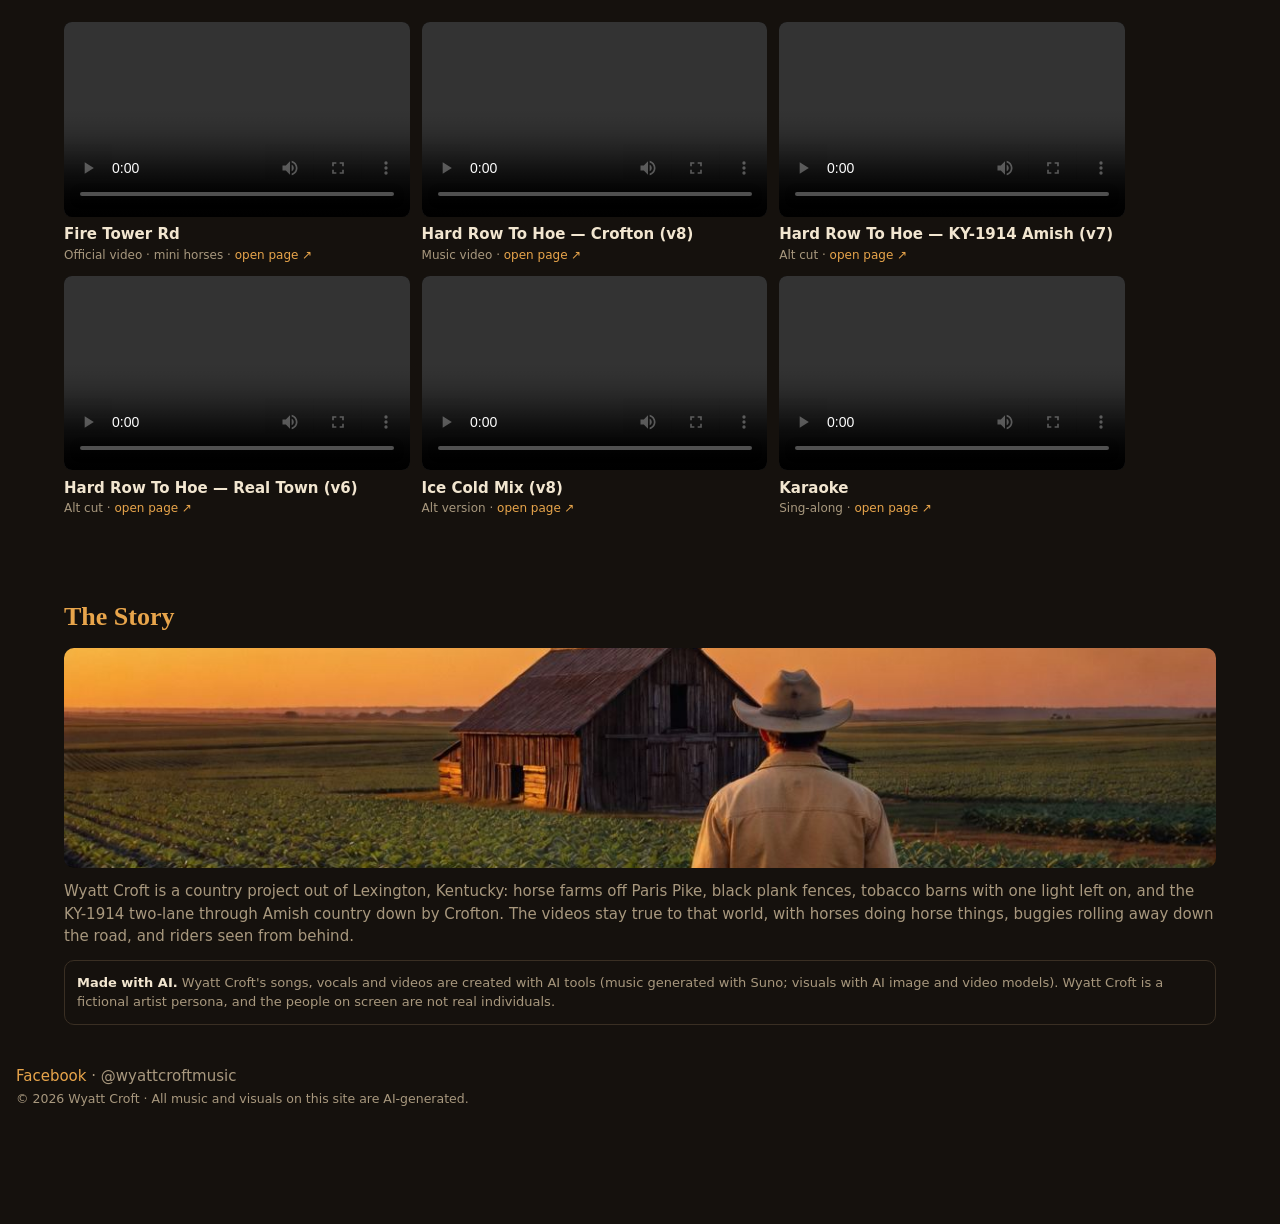
<file: songs/you-got-what-it-takes/index.html>
<!doctype html><html lang="en"><head><meta charset="utf-8"><meta name="viewport" content="width=device-width,initial-scale=1"><title>You Got What It Takes — Wyatt Croft</title>
<meta name="description" content="You Got What It Takes by Wyatt Croft (@wyattcroftmusic). AI-made country music from Lexington, Kentucky."><meta property="og:type" content="music.song"><meta property="og:url" content="https://sleek-tower-ttp9.here.now/songs/you-got-what-it-takes/"><meta property="og:title" content="You Got What It Takes — Wyatt Croft"><meta property="og:description" content="Listen to You Got What It Takes by Wyatt Croft (@wyattcroftmusic). AI-made country music from Lexington, Kentucky."><meta property="og:image" content="https://sleek-tower-ttp9.here.now/img/hero.jpg">
<meta name="twitter:card" content="summary_large_image"><meta name="twitter:site" content="@wyattcroftmusic"><meta name="twitter:title" content="You Got What It Takes — Wyatt Croft"><meta name="twitter:image" content="https://sleek-tower-ttp9.here.now/img/hero.jpg"><meta http-equiv="refresh" content="0;url=../../album-one/#you-got-what-it-takes"><link rel="canonical" href="https://sleek-tower-ttp9.here.now/album-one/#you-got-what-it-takes"><link rel="manifest" href="../../manifest.webmanifest"><script src="../../offline.js"></script></head>
<body style="background:#15110D;color:#F2E6D0;font-family:system-ui;padding:24px"><script>location.replace('../../album-one/#you-got-what-it-takes')</script><p><a style="color:#E8A54B" href="../../album-one/#you-got-what-it-takes">Listen to You Got What It Takes by Wyatt Croft →</a></p><p style="font-size:12px;opacity:.7">AI-made music.</p></body></html>
</file>
<file: fonts/fonts.css>
@font-face{font-family:"Libre Baskerville";font-style:italic;font-weight:400;font-display:swap;src:url("libre-baskerville-italic.woff2") format("woff2");unicode-range:U+0000-00FF,U+0131,U+0152-0153,U+02BB-02BC,U+02C6,U+02DA,U+02DC,U+0304,U+0308,U+0329,U+2000-206F,U+20AC,U+2122,U+2191,U+2193,U+2212,U+2215,U+FEFF,U+FFFD}
@font-face{font-family:"Libre Baskerville";font-style:normal;font-weight:400;font-display:swap;src:url("libre-baskerville-400.woff2") format("woff2");unicode-range:U+0000-00FF,U+0131,U+0152-0153,U+02BB-02BC,U+02C6,U+02DA,U+02DC,U+0304,U+0308,U+0329,U+2000-206F,U+20AC,U+2122,U+2191,U+2193,U+2212,U+2215,U+FEFF,U+FFFD}
@font-face{font-family:"Libre Baskerville";font-style:normal;font-weight:700;font-display:swap;src:url("libre-baskerville-700.woff2") format("woff2");unicode-range:U+0000-00FF,U+0131,U+0152-0153,U+02BB-02BC,U+02C6,U+02DA,U+02DC,U+0304,U+0308,U+0329,U+2000-206F,U+20AC,U+2122,U+2191,U+2193,U+2212,U+2215,U+FEFF,U+FFFD}
@font-face{font-family:Rye;font-style:normal;font-weight:400;font-display:swap;src:url("rye-latin.woff2") format("woff2");unicode-range:U+0000-00FF,U+0131,U+0152-0153,U+02BB-02BC,U+02C6,U+02DA,U+02DC,U+0304,U+0308,U+0329,U+2000-206F,U+20AC,U+2122,U+2191,U+2193,U+2212,U+2215,U+FEFF,U+FFFD}
@font-face{font-family:"Source Serif 4";font-style:normal;font-weight:400 600;font-display:swap;src:url("source-serif-4-latin.woff2") format("woff2");unicode-range:U+0000-00FF,U+0131,U+0152-0153,U+02BB-02BC,U+02C6,U+02DA,U+02DC,U+0304,U+0308,U+0329,U+2000-206F,U+20AC,U+2122,U+2191,U+2193,U+2212,U+2215,U+FEFF,U+FFFD}
</file>
